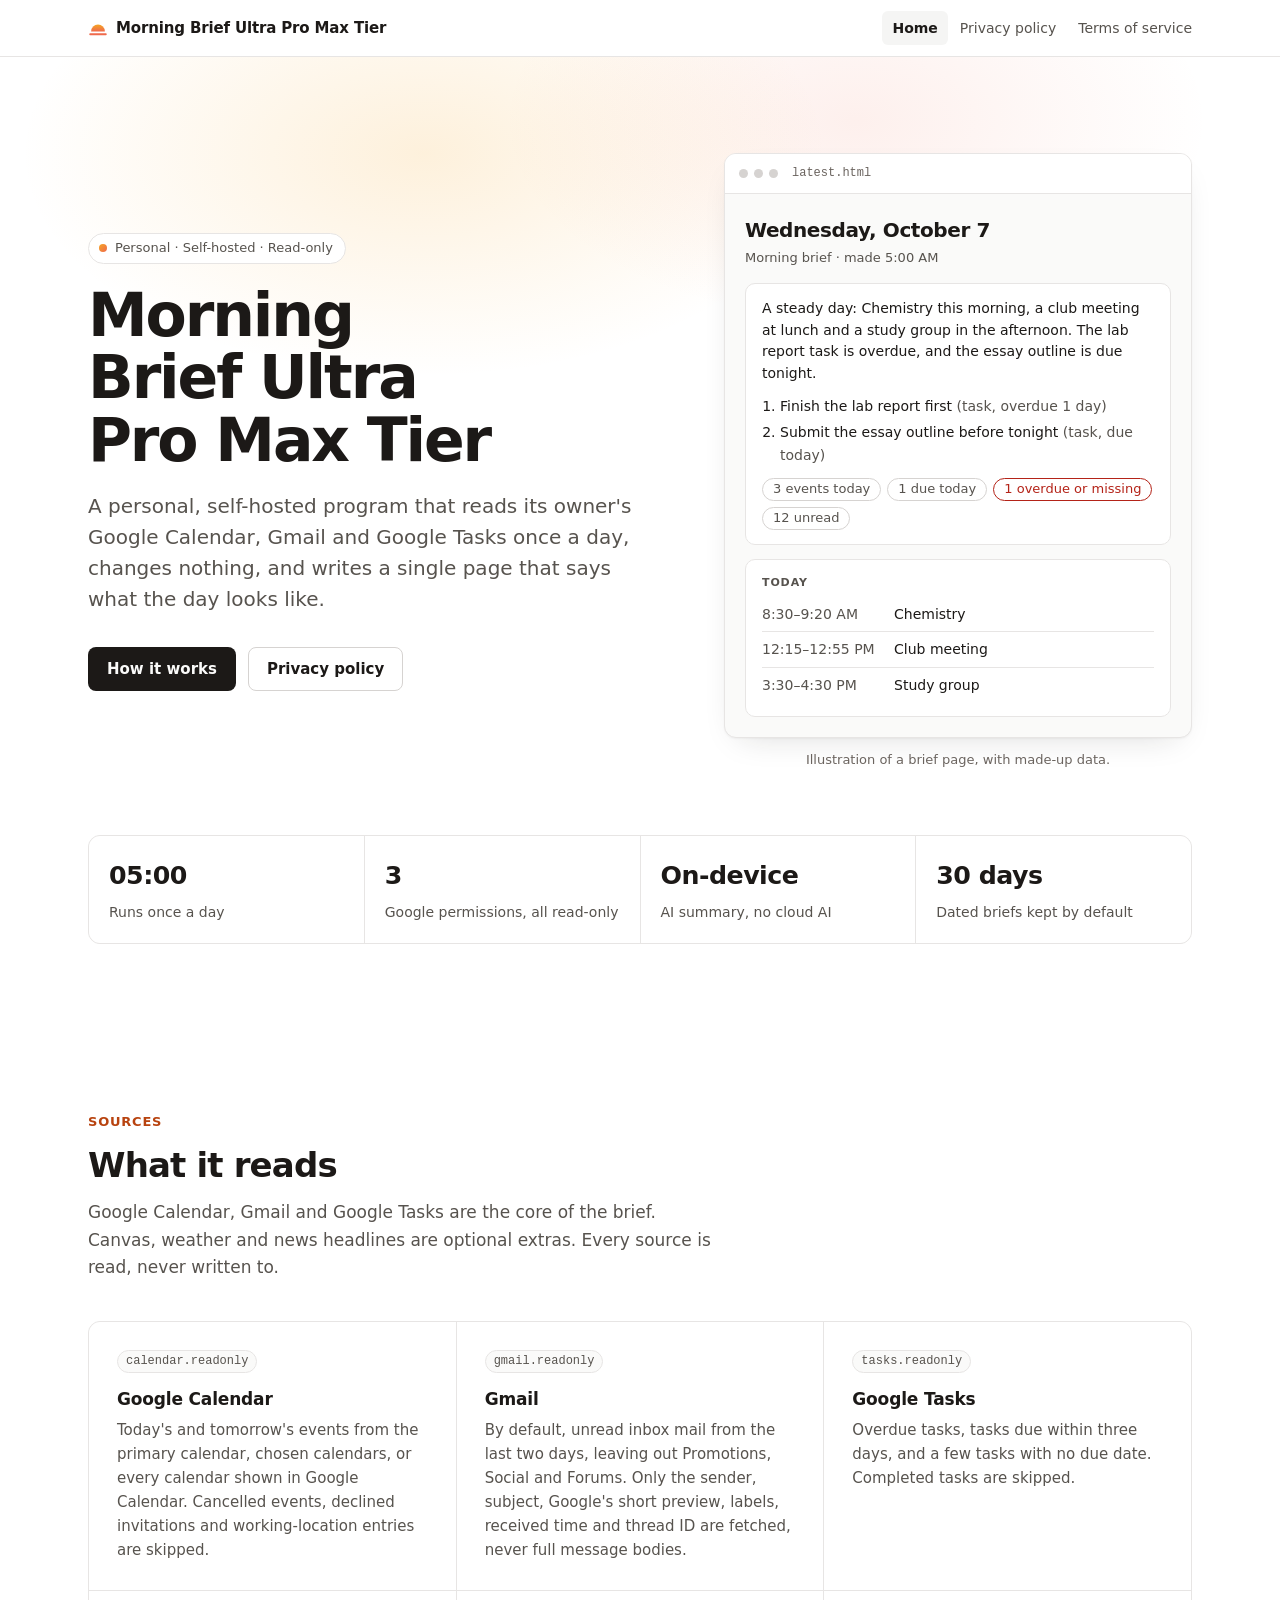
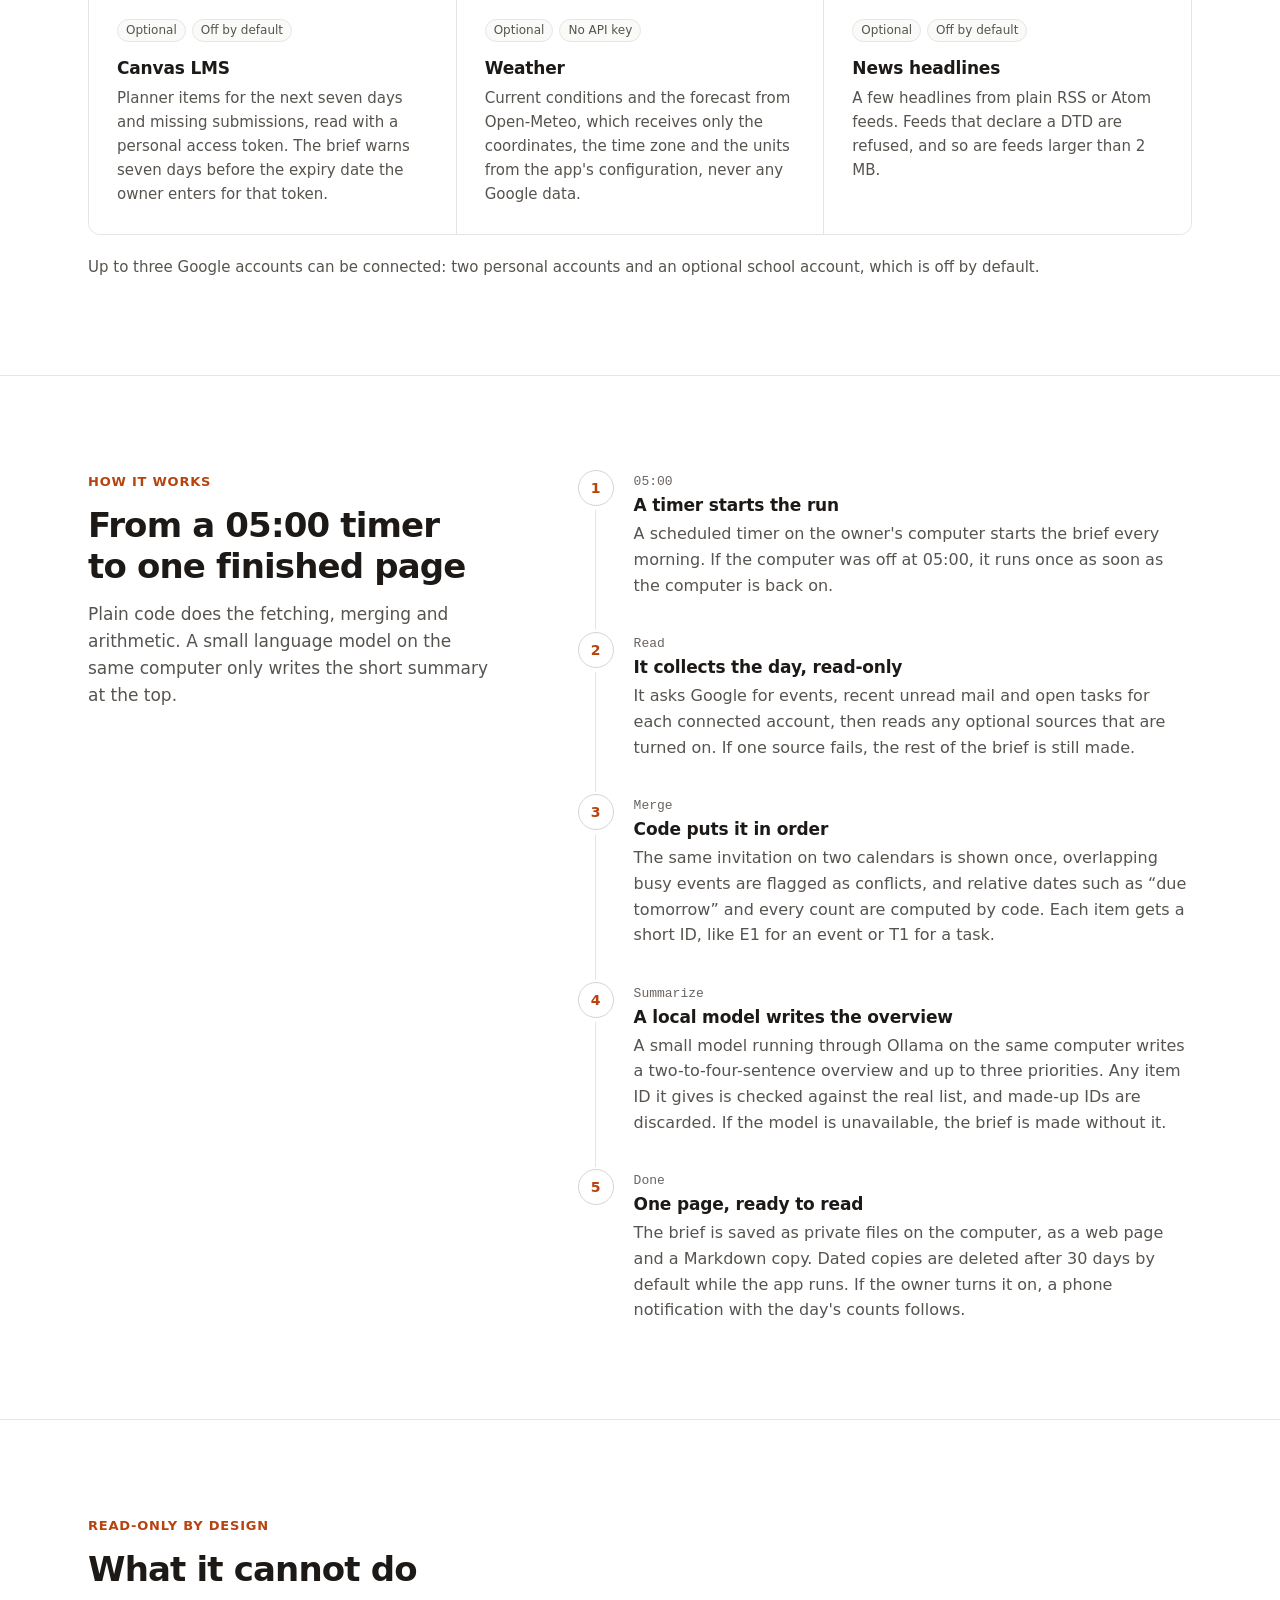
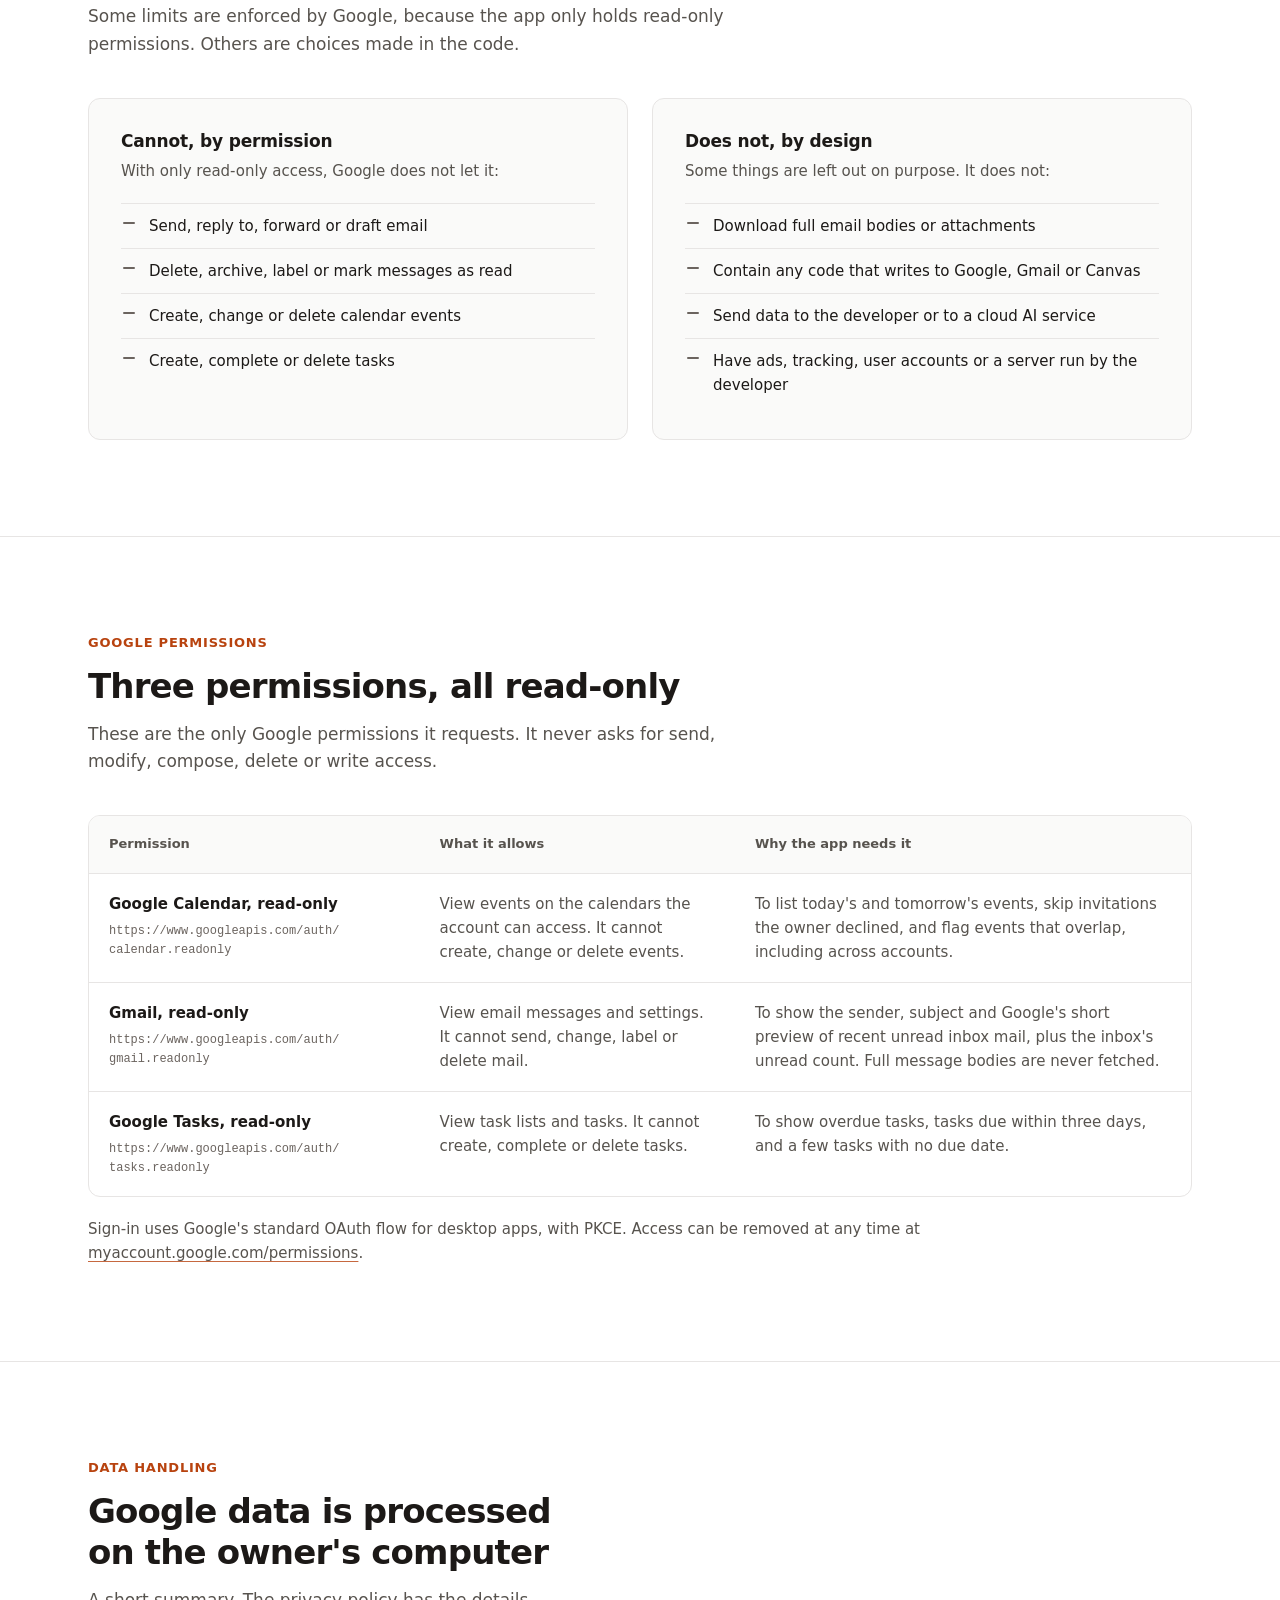
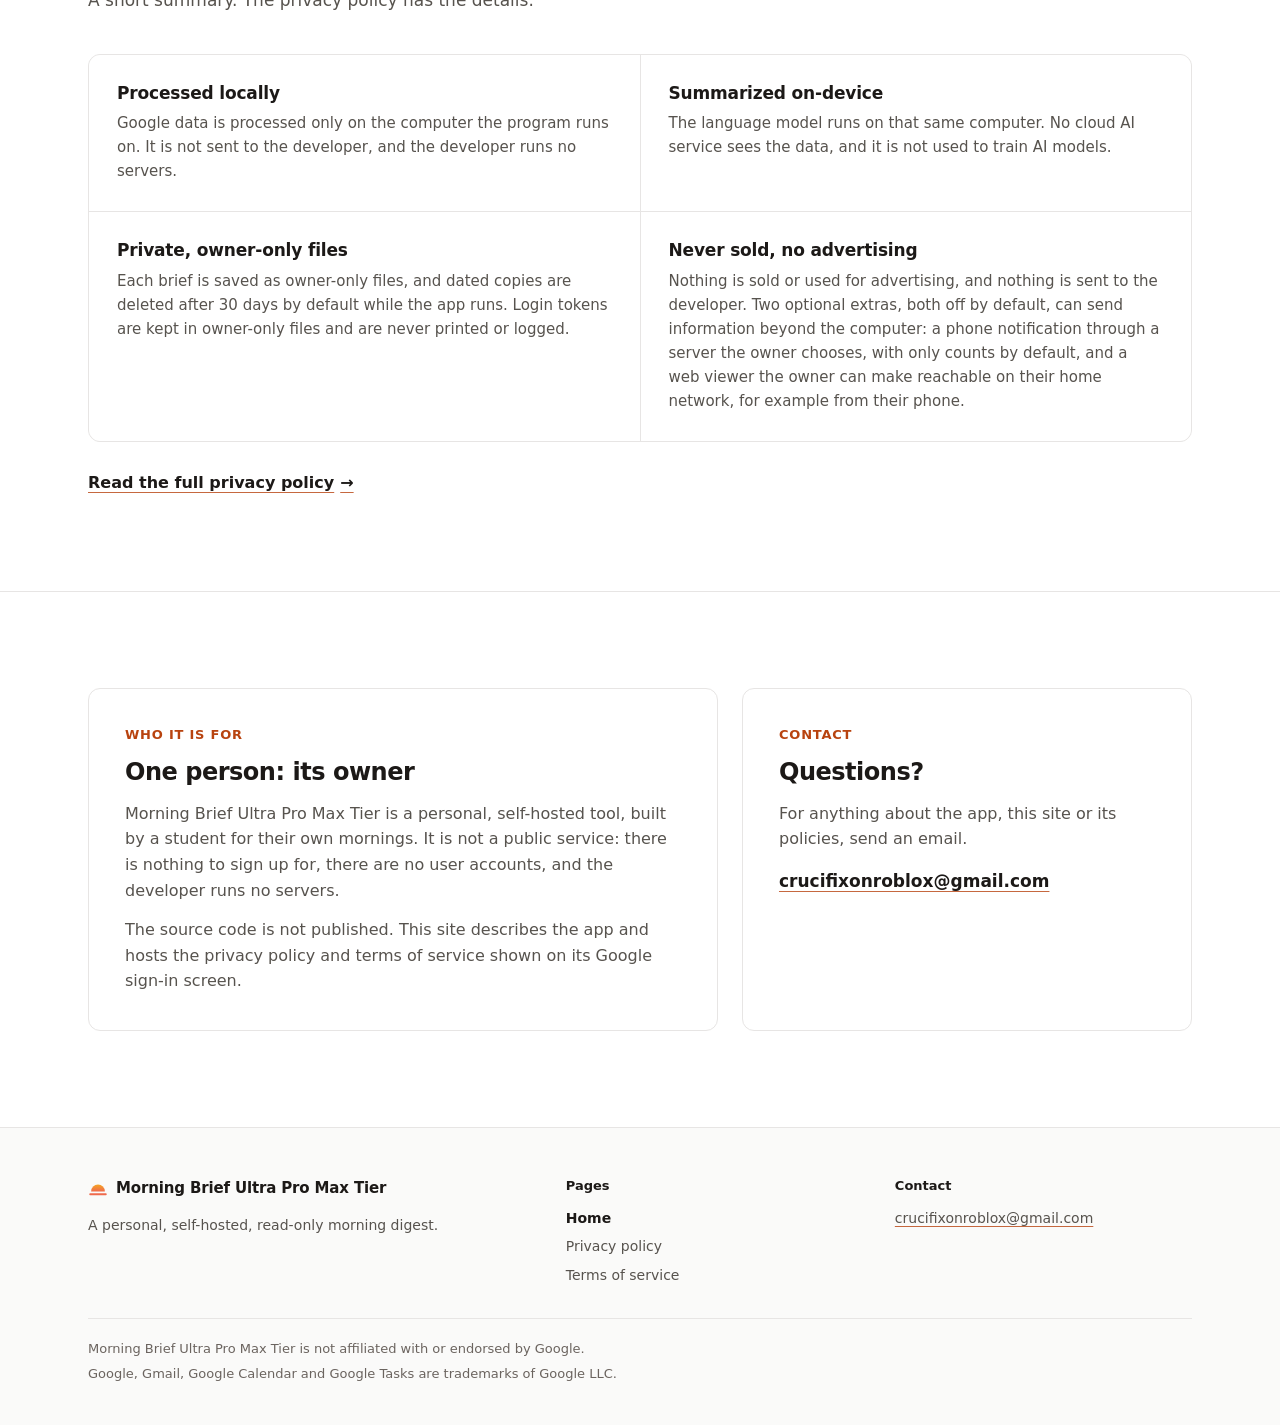
<file: index.html>
<!doctype html>
<html lang="en">
<head>
<meta charset="utf-8">
<meta name="viewport" content="width=device-width, initial-scale=1">
<title>Morning Brief Ultra Pro Max Tier</title>
<meta name="description" content="Morning Brief Ultra Pro Max Tier is a personal, self-hosted, read-only program that turns its owner's Google Calendar, Gmail and Google Tasks into one page each morning.">
<meta name="color-scheme" content="light dark">
<meta name="theme-color" content="#ffffff" media="(prefers-color-scheme: light)">
<meta name="theme-color" content="#0c0a09" media="(prefers-color-scheme: dark)">
<link rel="icon" href="assets/icon.svg" type="image/svg+xml">
<link rel="stylesheet" href="assets/site.css">
</head>
<body>
<a class="skip-link" href="#main">Skip to content</a>

<header class="site-header">
  <div class="container header-inner">
    <a class="brand" href="index.html"><img src="assets/icon.svg" alt="" width="20" height="20"><span>Morning Brief Ultra Pro Max Tier</span></a>
    <nav aria-label="Primary">
      <ul class="nav-list">
        <li><a href="index.html" aria-current="page">Home</a></li>
        <li><a href="privacy.html">Privacy policy</a></li>
        <li><a href="terms.html">Terms of service</a></li>
      </ul>
    </nav>
  </div>
</header>

<main id="main">

  <section class="hero" aria-labelledby="page-title">
    <div class="container">
      <div class="hero-grid">
        <div>
          <p class="pill"><span class="pill-dot" aria-hidden="true"></span>Personal · Self-hosted · Read-only</p>
          <h1 id="page-title">Morning Brief Ultra Pro Max Tier</h1>
          <p class="lede">A personal, self-hosted program that reads its owner's Google Calendar, Gmail and Google Tasks once a day, changes nothing, and writes a single page that says what the day looks like.</p>
          <div class="actions">
            <a class="btn btn-primary" href="#how">How it works</a>
            <a class="btn btn-secondary" href="privacy.html">Privacy policy</a>
          </div>
        </div>

        <figure class="preview">
          <div class="preview-window" aria-hidden="true">
            <div class="preview-bar"><span></span><span></span><span></span><span class="preview-file">latest.html</span></div>
            <div class="preview-body">
              <p class="preview-date">Wednesday, October 7</p>
              <p class="preview-sub">Morning brief · made 5:00 AM</p>
              <div class="preview-card">
                <p class="preview-glance">A steady day: Chemistry this morning, a club meeting at lunch and a study group in the afternoon. The lab report task is overdue, and the essay outline is due tonight.</p>
                <ol class="preview-prio">
                  <li>Finish the lab report first <span>(task, overdue 1 day)</span></li>
                  <li>Submit the essay outline before tonight <span>(task, due today)</span></li>
                </ol>
                <ul class="preview-chips">
                  <li>3 events today</li>
                  <li>1 due today</li>
                  <li class="is-bad">1 overdue or missing</li>
                  <li>12 unread</li>
                </ul>
              </div>
              <div class="preview-card">
                <p class="preview-label">Today</p>
                <ul class="preview-rows">
                  <li><span class="t">8:30–9:20 AM</span><span>Chemistry</span></li>
                  <li><span class="t">12:15–12:55 PM</span><span>Club meeting</span></li>
                  <li><span class="t">3:30–4:30 PM</span><span>Study group</span></li>
                </ul>
              </div>
            </div>
          </div>
          <figcaption>Illustration of a brief page, with made-up data.</figcaption>
        </figure>
      </div>

      <dl class="facts">
        <div><dt>Runs once a day</dt><dd>05:00</dd></div>
        <div><dt>Google permissions, all read-only</dt><dd>3</dd></div>
        <div><dt>AI summary, no cloud AI</dt><dd>On-device</dd></div>
        <div><dt>Dated briefs kept by default</dt><dd>30 days</dd></div>
      </dl>
    </div>
  </section>

  <section class="section" id="sources" aria-labelledby="sources-title">
    <div class="container">
      <div class="section-head">
        <p class="eyebrow">Sources</p>
        <h2 id="sources-title">What it reads</h2>
        <p>Google Calendar, Gmail and Google Tasks are the core of the brief. Canvas, weather and news headlines are optional extras. Every source is read, never written to.</p>
      </div>

      <ul class="cards cards-3">
        <li class="card">
          <p class="card-tag"><span class="tag tag-mono">calendar.readonly</span></p>
          <h3>Google Calendar</h3>
          <p>Today's and tomorrow's events from the primary calendar, chosen calendars, or every calendar shown in Google Calendar. Cancelled events, declined invitations and working-location entries are skipped.</p>
        </li>
        <li class="card">
          <p class="card-tag"><span class="tag tag-mono">gmail.readonly</span></p>
          <h3>Gmail</h3>
          <p>By default, unread inbox mail from the last two days, leaving out Promotions, Social and Forums. Only the sender, subject, Google's short preview, labels, received time and thread ID are fetched, never full message bodies.</p>
        </li>
        <li class="card">
          <p class="card-tag"><span class="tag tag-mono">tasks.readonly</span></p>
          <h3>Google Tasks</h3>
          <p>Overdue tasks, tasks due within three days, and a few tasks with no due date. Completed tasks are skipped.</p>
        </li>
        <li class="card">
          <p class="card-tag"><span class="tag">Optional</span><span class="tag">Off by default</span></p>
          <h3>Canvas LMS</h3>
          <p>Planner items for the next seven days and missing submissions, read with a personal access token. The brief warns seven days before the expiry date the owner enters for that token.</p>
        </li>
        <li class="card">
          <p class="card-tag"><span class="tag">Optional</span><span class="tag">No API key</span></p>
          <h3>Weather</h3>
          <p>Current conditions and the forecast from Open-Meteo, which receives only the coordinates, the time zone and the units from the app's configuration, never any Google data.</p>
        </li>
        <li class="card">
          <p class="card-tag"><span class="tag">Optional</span><span class="tag">Off by default</span></p>
          <h3>News headlines</h3>
          <p>A few headlines from plain RSS or Atom feeds. Feeds that declare a DTD are refused, and so are feeds larger than 2 MB.</p>
        </li>
      </ul>
      <p class="note">Up to three Google accounts can be connected: two personal accounts and an optional school account, which is off by default.</p>
    </div>
  </section>

  <section class="section" id="how" aria-labelledby="how-title">
    <div class="container split">
      <div class="split-head">
        <p class="eyebrow">How it works</p>
        <h2 id="how-title">From a 05:00 timer to one finished page</h2>
        <p>Plain code does the fetching, merging and arithmetic. A small language model on the same computer only writes the short summary at the top.</p>
      </div>

      <ol class="steps">
        <li class="step">
          <p class="step-meta">05:00</p>
          <h3>A timer starts the run</h3>
          <p>A scheduled timer on the owner's computer starts the brief every morning. If the computer was off at 05:00, it runs once as soon as the computer is back on.</p>
        </li>
        <li class="step">
          <p class="step-meta">Read</p>
          <h3>It collects the day, read-only</h3>
          <p>It asks Google for events, recent unread mail and open tasks for each connected account, then reads any optional sources that are turned on. If one source fails, the rest of the brief is still made.</p>
        </li>
        <li class="step">
          <p class="step-meta">Merge</p>
          <h3>Code puts it in order</h3>
          <p>The same invitation on two calendars is shown once, overlapping busy events are flagged as conflicts, and relative dates such as “due tomorrow” and every count are computed by code. Each item gets a short ID, like E1 for an event or T1 for a task.</p>
        </li>
        <li class="step">
          <p class="step-meta">Summarize</p>
          <h3>A local model writes the overview</h3>
          <p>A small model running through Ollama on the same computer writes a two-to-four-sentence overview and up to three priorities. Any item ID it gives is checked against the real list, and made-up IDs are discarded. If the model is unavailable, the brief is made without it.</p>
        </li>
        <li class="step">
          <p class="step-meta">Done</p>
          <h3>One page, ready to read</h3>
          <p>The brief is saved as private files on the computer, as a web page and a Markdown copy. Dated copies are deleted after 30 days by default while the app runs. If the owner turns it on, a phone notification with the day's counts follows.</p>
        </li>
      </ol>
    </div>
  </section>

  <section class="section" id="read-only" aria-labelledby="read-only-title">
    <div class="container">
      <div class="section-head">
        <p class="eyebrow">Read-only by design</p>
        <h2 id="read-only-title">What it cannot do</h2>
        <p>Some limits are enforced by Google, because the app only holds read-only permissions. Others are choices made in the code.</p>
      </div>

      <div class="limits">
        <div class="limit">
          <h3>Cannot, by permission</h3>
          <p>With only read-only access, Google does not let it:</p>
          <ul>
            <li>Send, reply to, forward or draft email</li>
            <li>Delete, archive, label or mark messages as read</li>
            <li>Create, change or delete calendar events</li>
            <li>Create, complete or delete tasks</li>
          </ul>
        </div>
        <div class="limit">
          <h3>Does not, by design</h3>
          <p>Some things are left out on purpose. It does not:</p>
          <ul>
            <li>Download full email bodies or attachments</li>
            <li>Contain any code that writes to Google, Gmail or Canvas</li>
            <li>Send data to the developer or to a cloud AI service</li>
            <li>Have ads, tracking, user accounts or a server run by the developer</li>
          </ul>
        </div>
      </div>
    </div>
  </section>

  <section class="section" id="permissions" aria-labelledby="permissions-title">
    <div class="container">
      <div class="section-head">
        <p class="eyebrow">Google permissions</p>
        <h2 id="permissions-title">Three permissions, all read-only</h2>
        <p>These are the only Google permissions it requests. It never asks for send, modify, compose, delete or write access.</p>
      </div>

      <div class="table-wrap">
        <table class="perm-table" role="table">
          <caption class="visually-hidden">Google permissions requested by Morning Brief Ultra Pro Max Tier</caption>
          <thead role="rowgroup">
            <tr role="row">
              <th scope="col" role="columnheader">Permission</th>
              <th scope="col" role="columnheader">What it allows</th>
              <th scope="col" role="columnheader">Why the app needs it</th>
            </tr>
          </thead>
          <tbody role="rowgroup">
            <tr role="row">
              <th scope="row" role="rowheader">Google Calendar, read-only <span class="scope-url">https://www.googleapis.com/auth/<wbr>calendar.readonly</span></th>
              <td role="cell" data-label="What it allows">View events on the calendars the account can access. It cannot create, change or delete events.</td>
              <td role="cell" data-label="Why the app needs it">To list today's and tomorrow's events, skip invitations the owner declined, and flag events that overlap, including across accounts.</td>
            </tr>
            <tr role="row">
              <th scope="row" role="rowheader">Gmail, read-only <span class="scope-url">https://www.googleapis.com/auth/<wbr>gmail.readonly</span></th>
              <td role="cell" data-label="What it allows">View email messages and settings. It cannot send, change, label or delete mail.</td>
              <td role="cell" data-label="Why the app needs it">To show the sender, subject and Google's short preview of recent unread inbox mail, plus the inbox's unread count. Full message bodies are never fetched.</td>
            </tr>
            <tr role="row">
              <th scope="row" role="rowheader">Google Tasks, read-only <span class="scope-url">https://www.googleapis.com/auth/<wbr>tasks.readonly</span></th>
              <td role="cell" data-label="What it allows">View task lists and tasks. It cannot create, complete or delete tasks.</td>
              <td role="cell" data-label="Why the app needs it">To show overdue tasks, tasks due within three days, and a few tasks with no due date.</td>
            </tr>
          </tbody>
        </table>
      </div>
      <p class="note">Sign-in uses Google's standard OAuth flow for desktop apps, with PKCE. Access can be removed at any time at <a href="https://myaccount.google.com/permissions">myaccount.google.com/permissions</a>.</p>
    </div>
  </section>

  <section class="section" id="data" aria-labelledby="data-title">
    <div class="container">
      <div class="section-head">
        <p class="eyebrow">Data handling</p>
        <h2 id="data-title">Google data is processed on the owner's computer</h2>
        <p>A short summary. The privacy policy has the details.</p>
      </div>

      <ul class="cards cards-2">
        <li class="card">
          <h3>Processed locally</h3>
          <p>Google data is processed only on the computer the program runs on. It is not sent to the developer, and the developer runs no servers.</p>
        </li>
        <li class="card">
          <h3>Summarized on-device</h3>
          <p>The language model runs on that same computer. No cloud AI service sees the data, and it is not used to train AI models.</p>
        </li>
        <li class="card">
          <h3>Private, owner-only files</h3>
          <p>Each brief is saved as owner-only files, and dated copies are deleted after 30 days by default while the app runs. Login tokens are kept in owner-only files and are never printed or logged.</p>
        </li>
        <li class="card">
          <h3>Never sold, no advertising</h3>
          <p>Nothing is sold or used for advertising, and nothing is sent to the developer. Two optional extras, both off by default, can send information beyond the computer: a phone notification through a server the owner chooses, with only counts by default, and a web viewer the owner can make reachable on their home network, for example from their phone.</p>
        </li>
      </ul>
      <a class="more-link" href="privacy.html">Read the full privacy policy <span aria-hidden="true">→</span></a>
    </div>
  </section>

  <section class="section" id="about" aria-label="Who it is for and contact">
    <div class="container duo">
      <div class="panel">
        <p class="eyebrow">Who it is for</p>
        <h2>One person: its owner</h2>
        <p>Morning Brief Ultra Pro Max Tier is a personal, self-hosted tool, built by a student for their own mornings. It is not a public service: there is nothing to sign up for, there are no user accounts, and the developer runs no servers.</p>
        <p>The source code is not published. This site describes the app and hosts the privacy policy and terms of service shown on its Google sign-in screen.</p>
      </div>
      <div class="panel">
        <p class="eyebrow">Contact</p>
        <h2>Questions?</h2>
        <p>For anything about the app, this site or its policies, send an email.</p>
        <a class="email" href="mailto:crucifixonroblox@gmail.com">crucifixonroblox@gmail.com</a>
      </div>
    </div>
  </section>

</main>

<footer class="site-footer">
  <div class="container footer-grid">
    <div>
      <a class="brand" href="index.html"><img src="assets/icon.svg" alt="" width="20" height="20"><span>Morning Brief Ultra Pro Max Tier</span></a>
      <p class="footer-tagline">A personal, self-hosted, read-only morning digest.</p>
    </div>
    <nav class="footer-nav-col" aria-label="Footer">
      <p class="footer-heading">Pages</p>
      <ul class="footer-links">
        <li><a href="index.html" aria-current="page">Home</a></li>
        <li><a href="privacy.html">Privacy policy</a></li>
        <li><a href="terms.html">Terms of service</a></li>
      </ul>
    </nav>
    <div class="footer-contact">
      <p class="footer-heading">Contact</p>
      <p><a href="mailto:crucifixonroblox@gmail.com">crucifixonroblox@gmail.com</a></p>
    </div>
  </div>
  <div class="container footer-legal">
    <div class="footer-legal-inner">
      <p>Morning Brief Ultra Pro Max Tier is not affiliated with or endorsed by Google.</p>
      <p>Google, Gmail, Google Calendar and Google Tasks are trademarks of Google LLC.</p>
    </div>
  </div>
</footer>
</body>
</html>
</file>
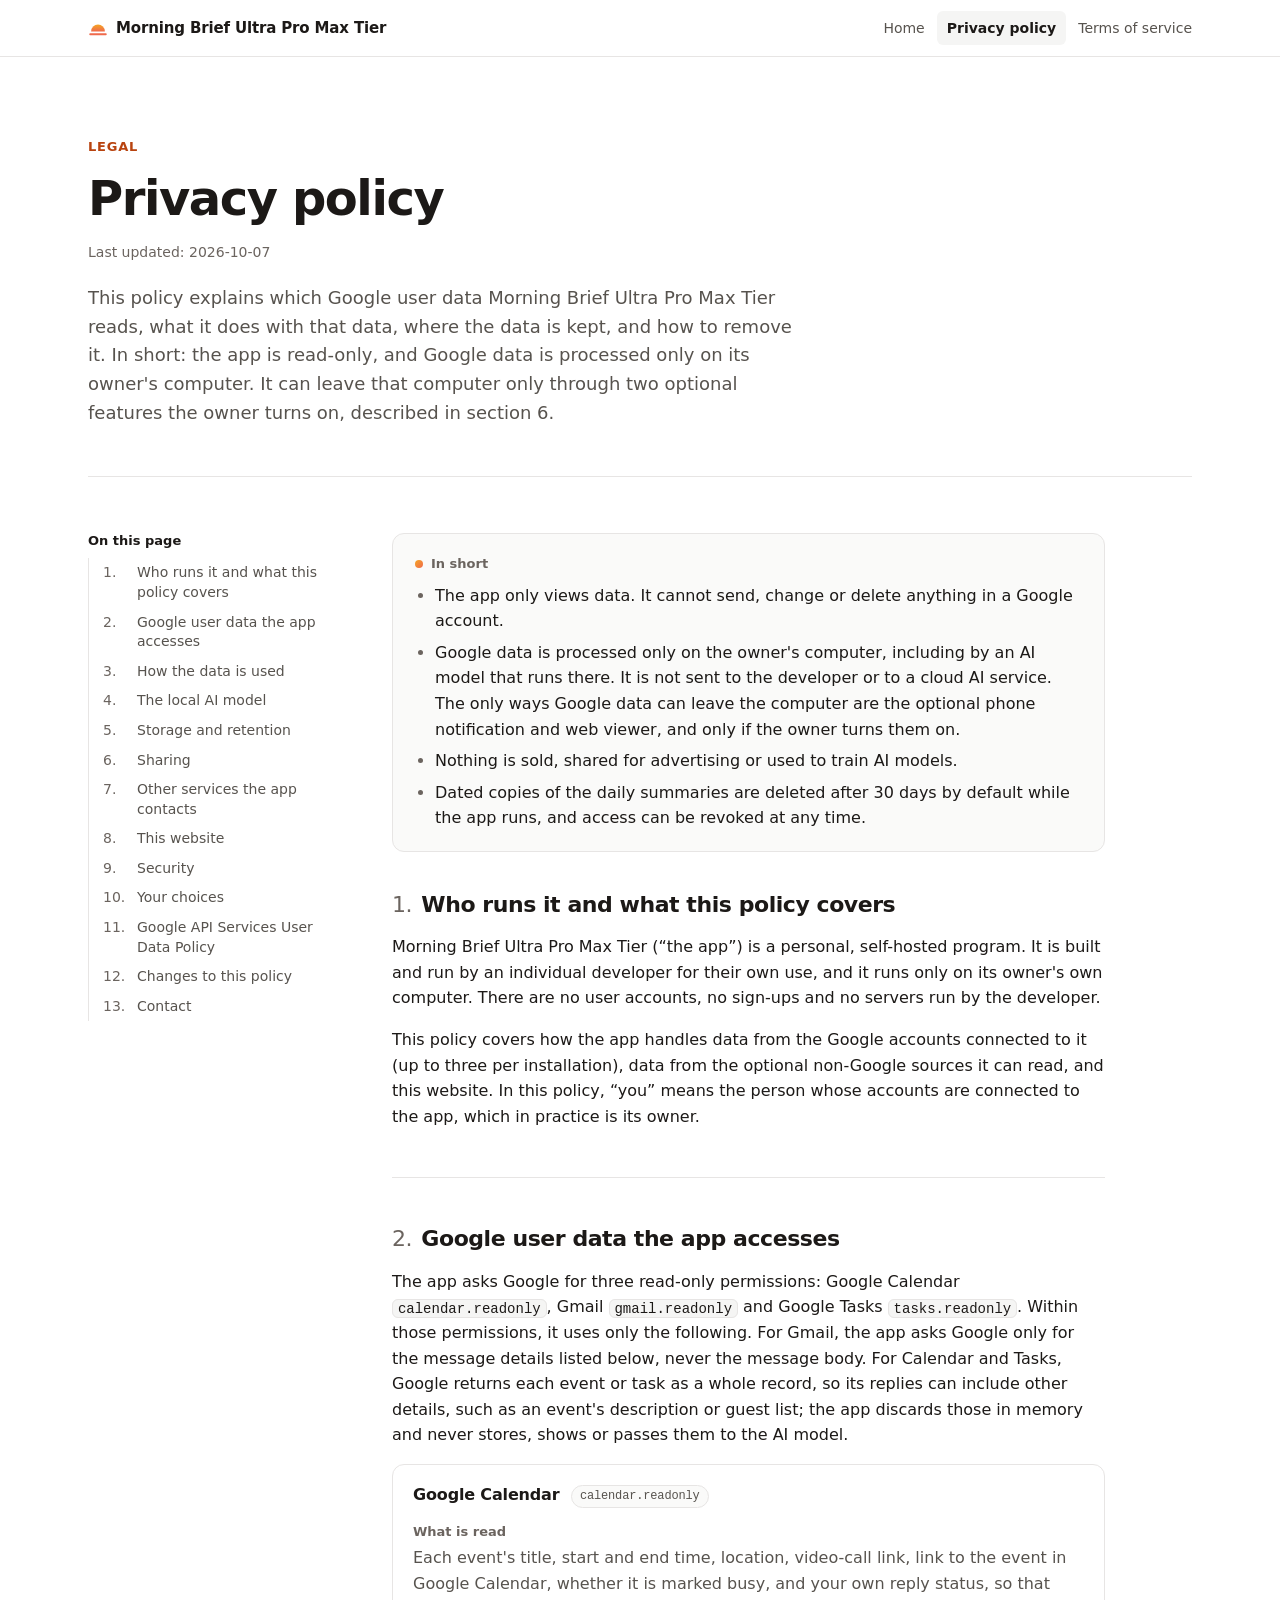
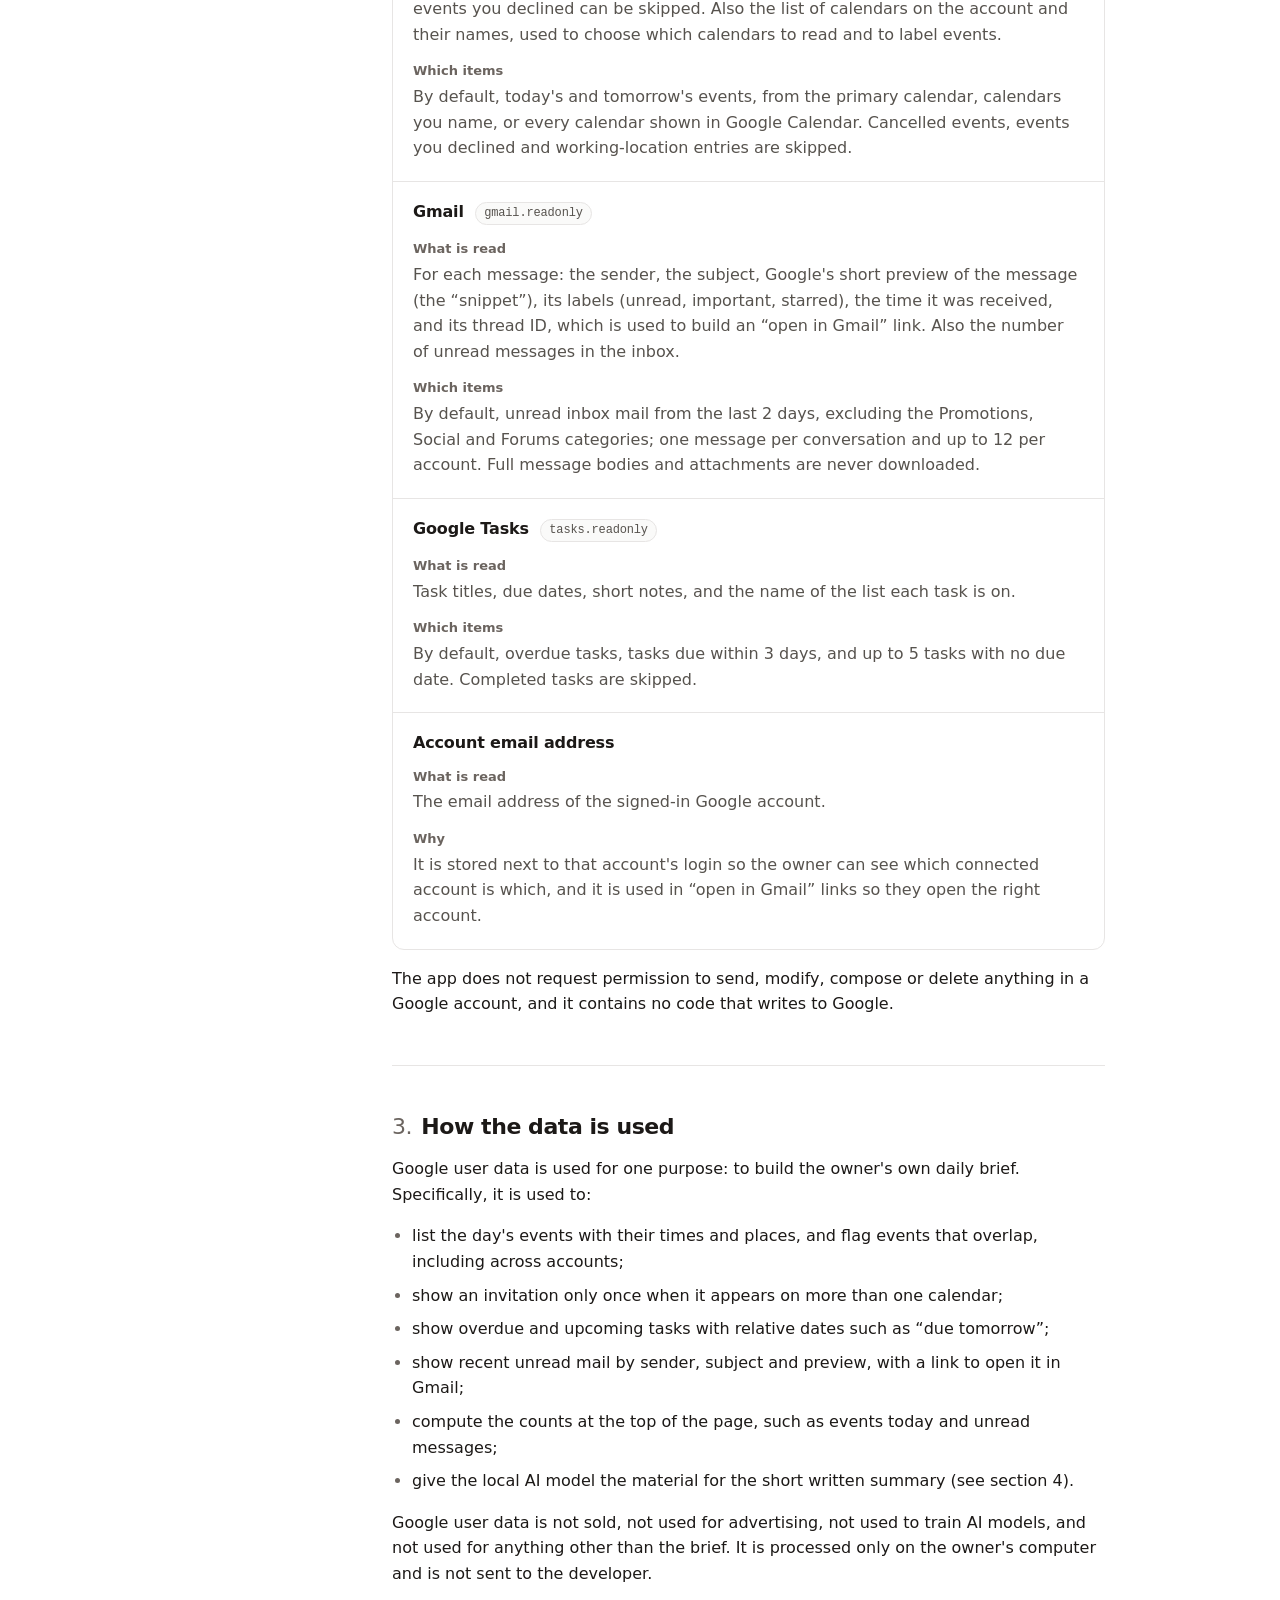
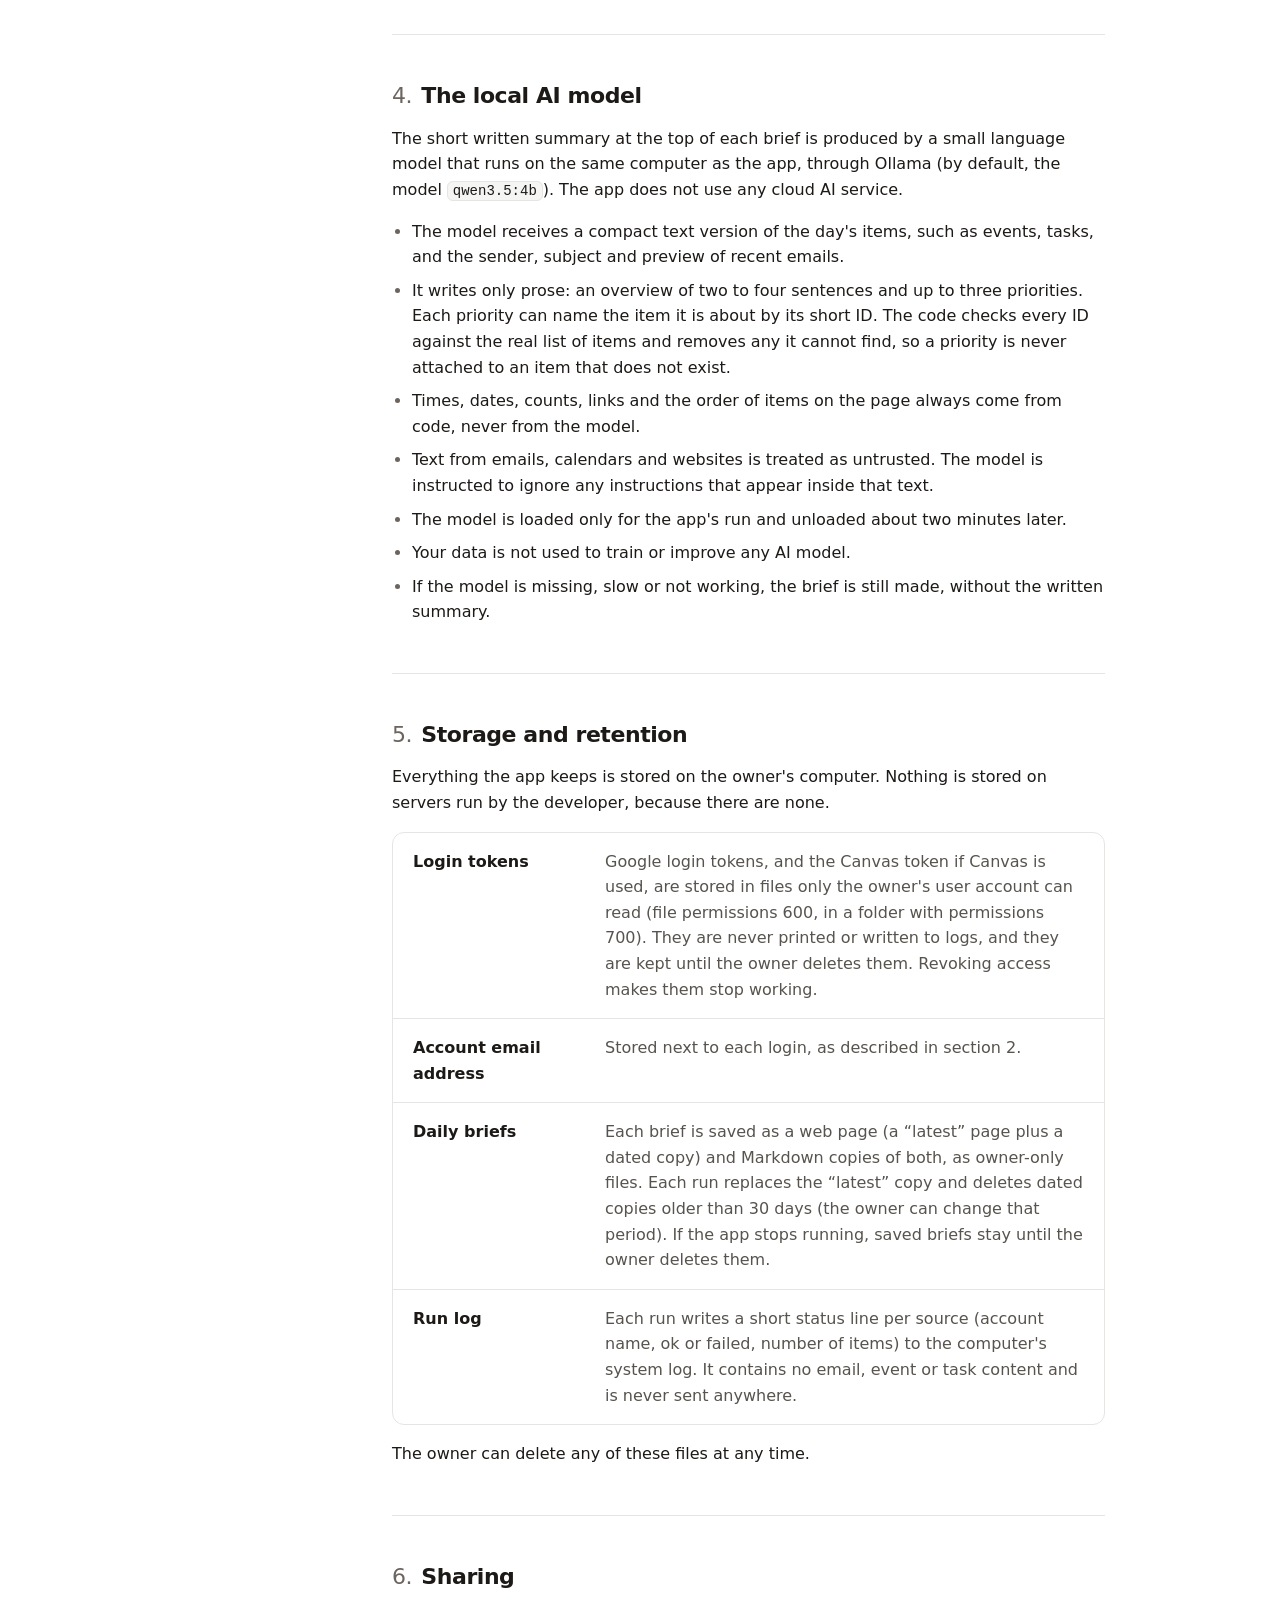
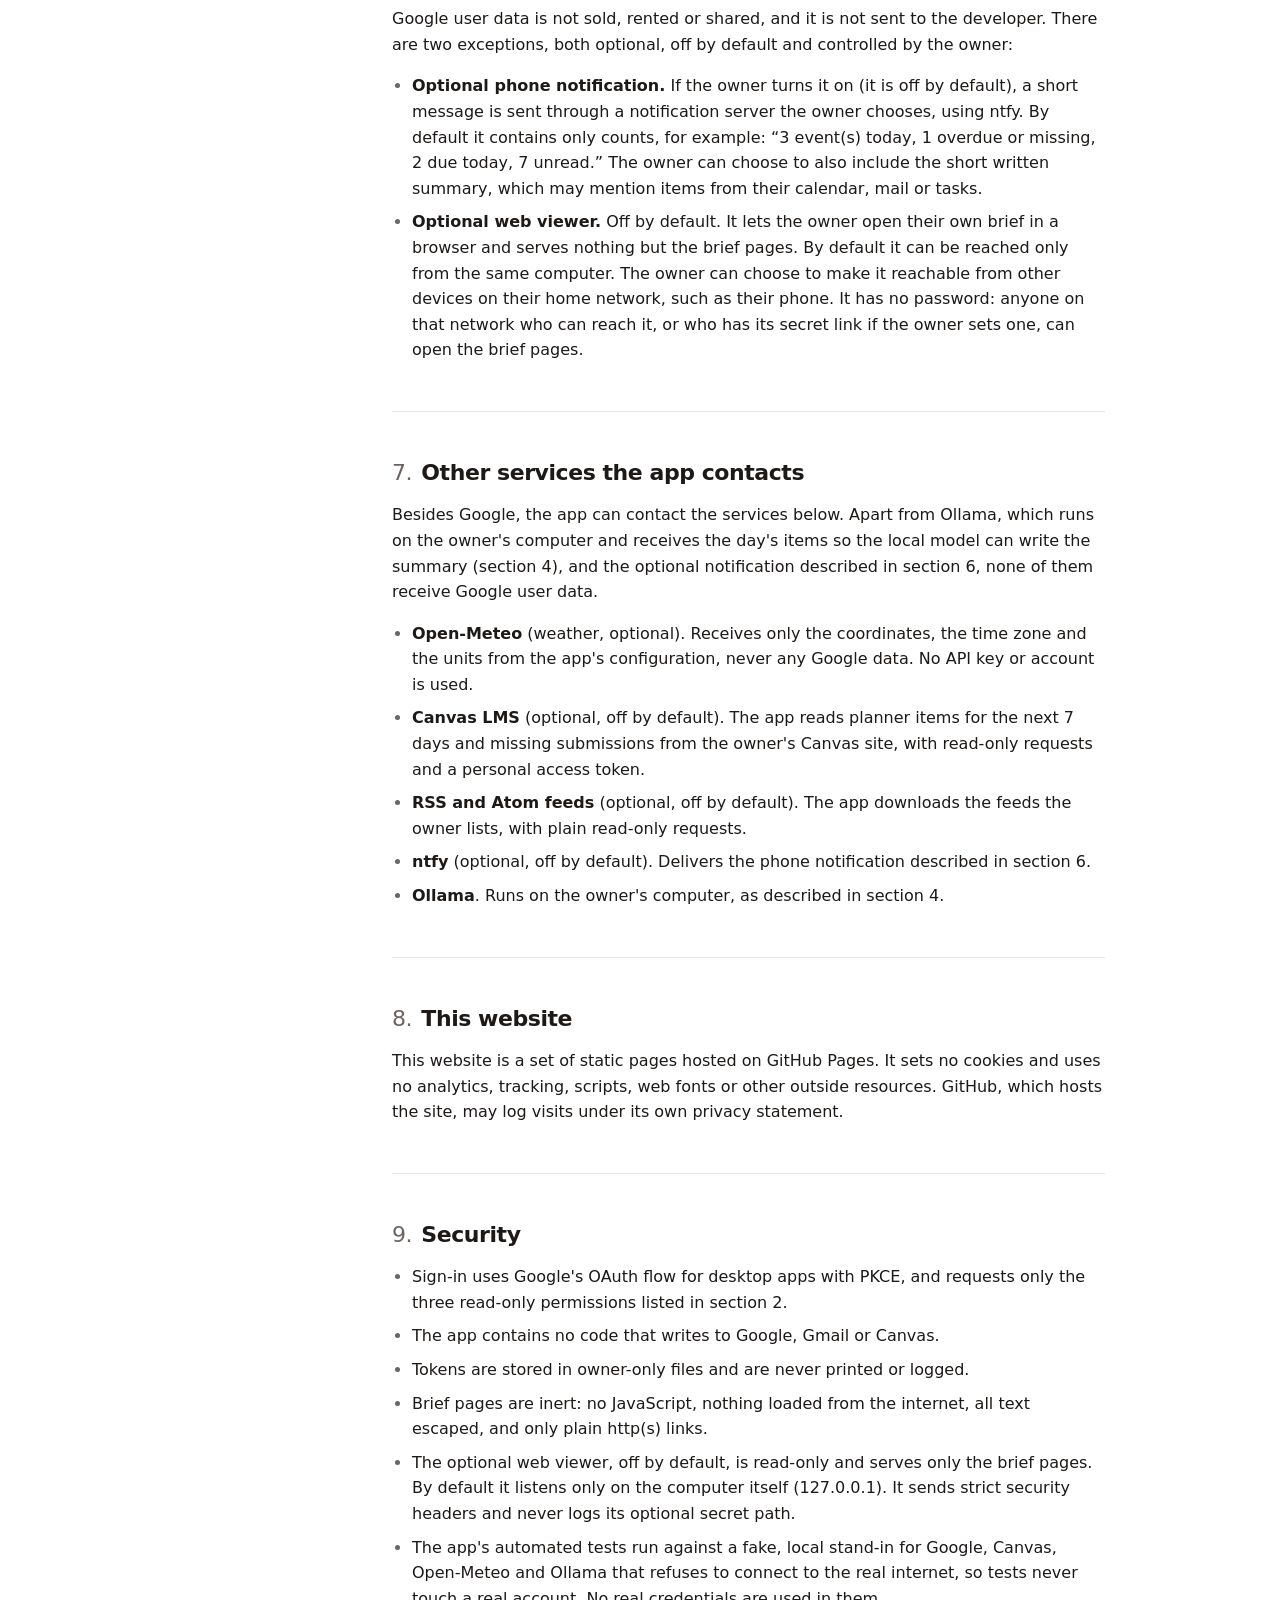
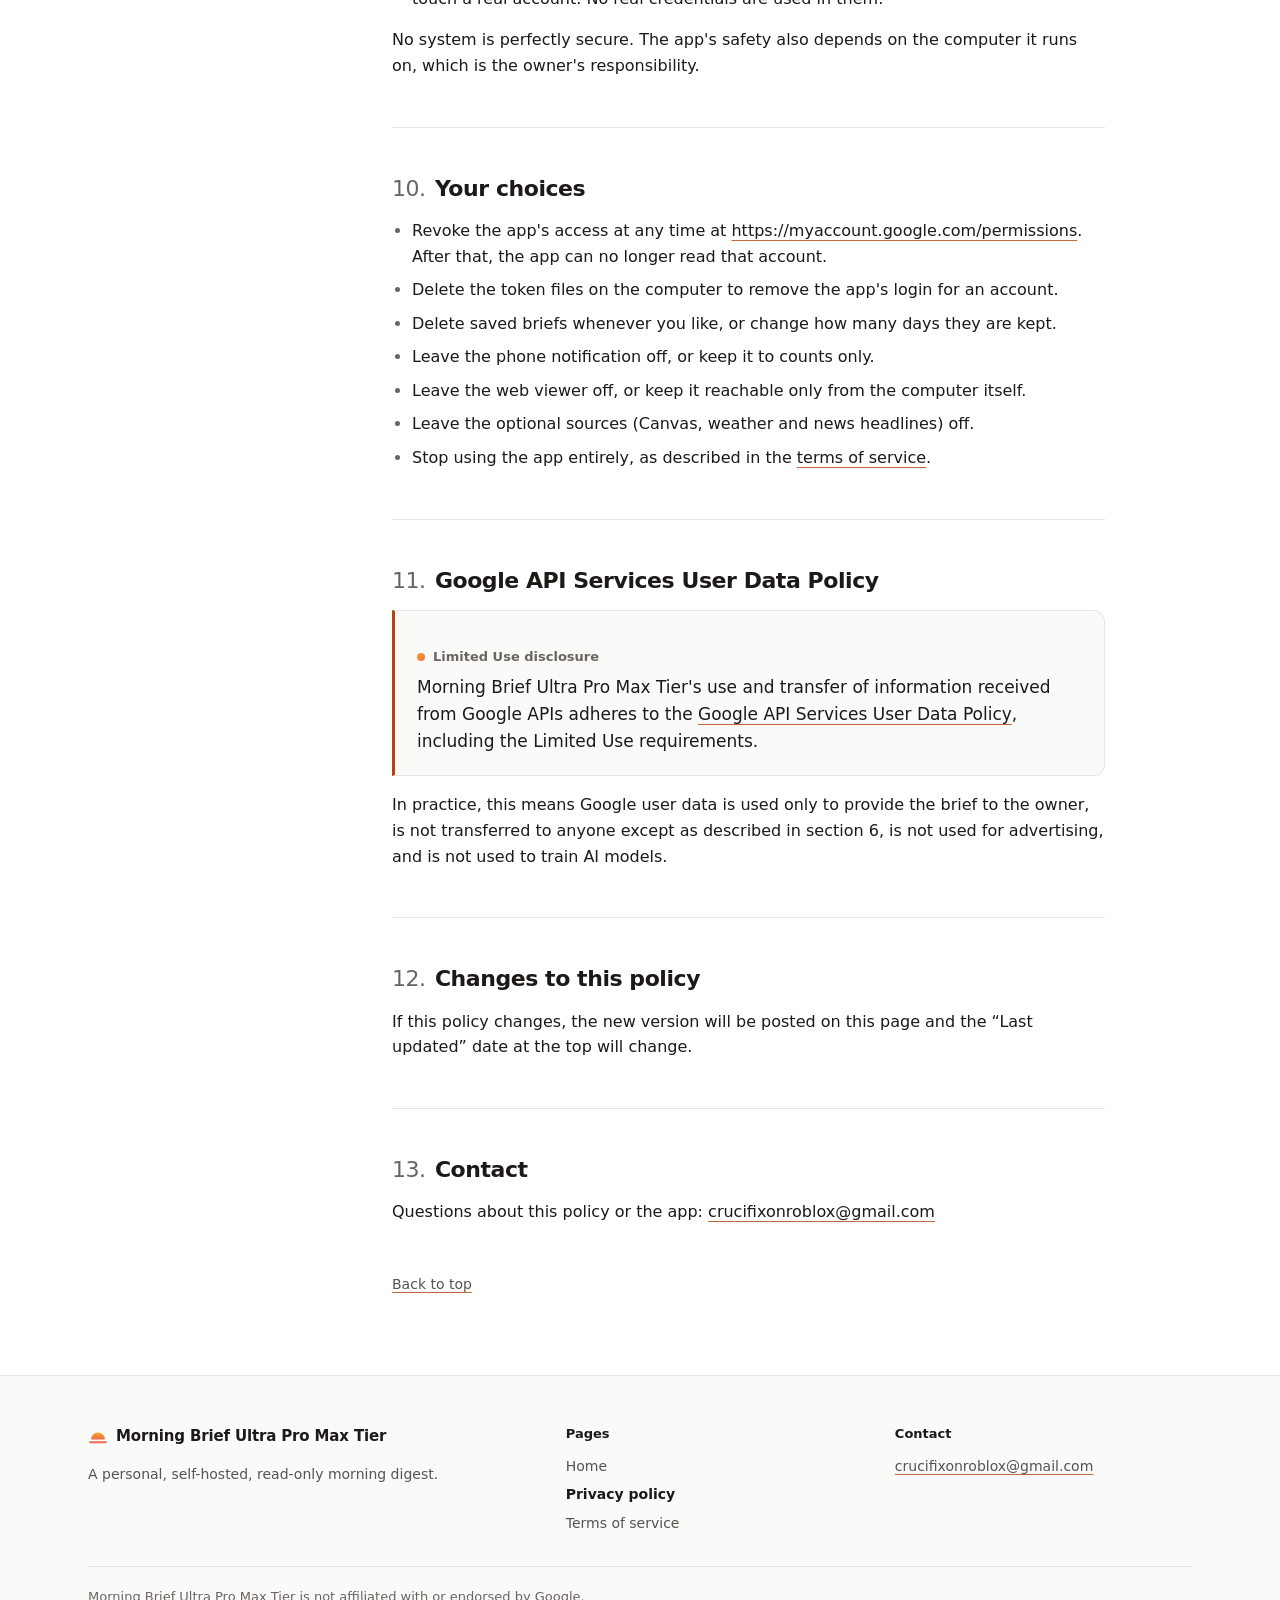
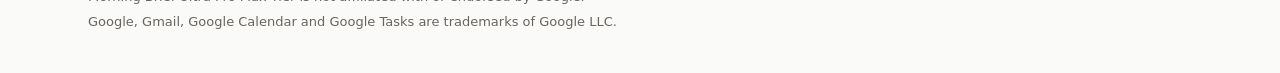
<file: privacy.html>
<!doctype html>
<html lang="en">
<head>
<meta charset="utf-8">
<meta name="viewport" content="width=device-width, initial-scale=1">
<title>Privacy policy · Morning Brief Ultra Pro Max Tier</title>
<meta name="description" content="How Morning Brief Ultra Pro Max Tier accesses, uses, stores and protects Google user data. It is read-only, runs on its owner's computer, and shares nothing with the developer.">
<meta name="color-scheme" content="light dark">
<meta name="theme-color" content="#ffffff" media="(prefers-color-scheme: light)">
<meta name="theme-color" content="#0c0a09" media="(prefers-color-scheme: dark)">
<link rel="icon" href="assets/icon.svg" type="image/svg+xml">
<link rel="stylesheet" href="assets/site.css">
</head>
<body>
<a class="skip-link" href="#main">Skip to content</a>

<header class="site-header">
  <div class="container header-inner">
    <a class="brand" href="index.html"><img src="assets/icon.svg" alt="" width="20" height="20"><span>Morning Brief Ultra Pro Max Tier</span></a>
    <nav aria-label="Primary">
      <ul class="nav-list">
        <li><a href="index.html">Home</a></li>
        <li><a href="privacy.html" aria-current="page">Privacy policy</a></li>
        <li><a href="terms.html">Terms of service</a></li>
      </ul>
    </nav>
  </div>
</header>

<main id="main">
  <div class="container">
    <header class="doc-header">
      <p class="eyebrow">Legal</p>
      <h1>Privacy policy</h1>
      <p class="doc-meta">Last updated: <time datetime="2026-10-07">2026-10-07</time></p>
      <p class="doc-lede">This policy explains which Google user data Morning Brief Ultra Pro Max Tier reads, what it does with that data, where the data is kept, and how to remove it. In short: the app is read-only, and Google data is processed only on its owner's computer. It can leave that computer only through two optional features the owner turns on, described in section 6.</p>
    </header>

    <div class="doc-layout">
      <nav class="toc" aria-labelledby="toc-title">
        <h2 class="toc-title" id="toc-title">On this page</h2>
        <ol>
          <li><a href="#who-runs-it">Who runs it and what this policy covers</a></li>
          <li><a href="#data-accessed">Google user data the app accesses</a></li>
          <li><a href="#how-used">How the data is used</a></li>
          <li><a href="#local-ai">The local AI model</a></li>
          <li><a href="#storage">Storage and retention</a></li>
          <li><a href="#sharing">Sharing</a></li>
          <li><a href="#other-services">Other services the app contacts</a></li>
          <li><a href="#website">This website</a></li>
          <li><a href="#security">Security</a></li>
          <li><a href="#choices">Your choices</a></li>
          <li><a href="#limited-use">Google API Services User Data Policy</a></li>
          <li><a href="#changes">Changes to this policy</a></li>
          <li><a href="#contact">Contact</a></li>
        </ol>
      </nav>

      <article class="prose">
        <section class="summary" aria-labelledby="summary-heading">
          <h2 id="summary-heading">In short</h2>
          <ul>
            <li>The app only views data. It cannot send, change or delete anything in a Google account.</li>
            <li>Google data is processed only on the owner's computer, including by an AI model that runs there. It is not sent to the developer or to a cloud AI service. The only ways Google data can leave the computer are the optional phone notification and web viewer, and only if the owner turns them on.</li>
            <li>Nothing is sold, shared for advertising or used to train AI models.</li>
            <li>Dated copies of the daily summaries are deleted after 30 days by default while the app runs, and access can be revoked at any time.</li>
          </ul>
        </section>

        <section id="who-runs-it" aria-labelledby="who-runs-it-title">
          <h2 id="who-runs-it-title"><span class="num">1.</span> Who runs it and what this policy covers</h2>
          <p>Morning Brief Ultra Pro Max Tier (“the app”) is a personal, self-hosted program. It is built and run by an individual developer for their own use, and it runs only on its owner's own computer. There are no user accounts, no sign-ups and no servers run by the developer.</p>
          <p>This policy covers how the app handles data from the Google accounts connected to it (up to three per installation), data from the optional non-Google sources it can read, and this website. In this policy, “you” means the person whose accounts are connected to the app, which in practice is its owner.</p>
        </section>

        <section id="data-accessed" aria-labelledby="data-accessed-title">
          <h2 id="data-accessed-title"><span class="num">2.</span> Google user data the app accesses</h2>
          <p>The app asks Google for three read-only permissions: Google Calendar <code>calendar.readonly</code>, Gmail <code>gmail.readonly</code> and Google Tasks <code>tasks.readonly</code>. Within those permissions, it uses only the following. For Gmail, the app asks Google only for the message details listed below, never the message body. For Calendar and Tasks, Google returns each event or task as a whole record, so its replies can include other details, such as an event's description or guest list; the app discards those in memory and never stores, shows or passes them to the AI model.</p>

          <div class="data-list">
            <div class="data-item">
              <h3>Google Calendar <span class="tag tag-mono">calendar.readonly</span></h3>
              <dl>
                <dt>What is read</dt>
                <dd>Each event's title, start and end time, location, video-call link, link to the event in Google Calendar, whether it is marked busy, and your own reply status, so that events you declined can be skipped. Also the list of calendars on the account and their names, used to choose which calendars to read and to label events.</dd>
                <dt>Which items</dt>
                <dd>By default, today's and tomorrow's events, from the primary calendar, calendars you name, or every calendar shown in Google Calendar. Cancelled events, events you declined and working-location entries are skipped.</dd>
              </dl>
            </div>
            <div class="data-item">
              <h3>Gmail <span class="tag tag-mono">gmail.readonly</span></h3>
              <dl>
                <dt>What is read</dt>
                <dd>For each message: the sender, the subject, Google's short preview of the message (the “snippet”), its labels (unread, important, starred), the time it was received, and its thread ID, which is used to build an “open in Gmail” link. Also the number of unread messages in the inbox.</dd>
                <dt>Which items</dt>
                <dd>By default, unread inbox mail from the last 2 days, excluding the Promotions, Social and Forums categories; one message per conversation and up to 12 per account. Full message bodies and attachments are never downloaded.</dd>
              </dl>
            </div>
            <div class="data-item">
              <h3>Google Tasks <span class="tag tag-mono">tasks.readonly</span></h3>
              <dl>
                <dt>What is read</dt>
                <dd>Task titles, due dates, short notes, and the name of the list each task is on.</dd>
                <dt>Which items</dt>
                <dd>By default, overdue tasks, tasks due within 3 days, and up to 5 tasks with no due date. Completed tasks are skipped.</dd>
              </dl>
            </div>
            <div class="data-item">
              <h3>Account email address</h3>
              <dl>
                <dt>What is read</dt>
                <dd>The email address of the signed-in Google account.</dd>
                <dt>Why</dt>
                <dd>It is stored next to that account's login so the owner can see which connected account is which, and it is used in “open in Gmail” links so they open the right account.</dd>
              </dl>
            </div>
          </div>

          <p>The app does not request permission to send, modify, compose or delete anything in a Google account, and it contains no code that writes to Google.</p>
        </section>

        <section id="how-used" aria-labelledby="how-used-title">
          <h2 id="how-used-title"><span class="num">3.</span> How the data is used</h2>
          <p>Google user data is used for one purpose: to build the owner's own daily brief. Specifically, it is used to:</p>
          <ul>
            <li>list the day's events with their times and places, and flag events that overlap, including across accounts;</li>
            <li>show an invitation only once when it appears on more than one calendar;</li>
            <li>show overdue and upcoming tasks with relative dates such as “due tomorrow”;</li>
            <li>show recent unread mail by sender, subject and preview, with a link to open it in Gmail;</li>
            <li>compute the counts at the top of the page, such as events today and unread messages;</li>
            <li>give the local AI model the material for the short written summary (see section 4).</li>
          </ul>
          <p>Google user data is not sold, not used for advertising, not used to train AI models, and not used for anything other than the brief. It is processed only on the owner's computer and is not sent to the developer.</p>
        </section>

        <section id="local-ai" aria-labelledby="local-ai-title">
          <h2 id="local-ai-title"><span class="num">4.</span> The local AI model</h2>
          <p>The short written summary at the top of each brief is produced by a small language model that runs on the same computer as the app, through Ollama (by default, the model <code>qwen3.5:4b</code>). The app does not use any cloud AI service.</p>
          <ul>
            <li>The model receives a compact text version of the day's items, such as events, tasks, and the sender, subject and preview of recent emails.</li>
            <li>It writes only prose: an overview of two to four sentences and up to three priorities. Each priority can name the item it is about by its short ID. The code checks every ID against the real list of items and removes any it cannot find, so a priority is never attached to an item that does not exist.</li>
            <li>Times, dates, counts, links and the order of items on the page always come from code, never from the model.</li>
            <li>Text from emails, calendars and websites is treated as untrusted. The model is instructed to ignore any instructions that appear inside that text.</li>
            <li>The model is loaded only for the app's run and unloaded about two minutes later.</li>
            <li>Your data is not used to train or improve any AI model.</li>
            <li>If the model is missing, slow or not working, the brief is still made, without the written summary.</li>
          </ul>
        </section>

        <section id="storage" aria-labelledby="storage-title">
          <h2 id="storage-title"><span class="num">5.</span> Storage and retention</h2>
          <p>Everything the app keeps is stored on the owner's computer. Nothing is stored on servers run by the developer, because there are none.</p>
          <dl class="def-list">
            <div>
              <dt>Login tokens</dt>
              <dd>Google login tokens, and the Canvas token if Canvas is used, are stored in files only the owner's user account can read (file permissions 600, in a folder with permissions 700). They are never printed or written to logs, and they are kept until the owner deletes them. Revoking access makes them stop working.</dd>
            </div>
            <div>
              <dt>Account email address</dt>
              <dd>Stored next to each login, as described in section 2.</dd>
            </div>
            <div>
              <dt>Daily briefs</dt>
              <dd>Each brief is saved as a web page (a “latest” page plus a dated copy) and Markdown copies of both, as owner-only files. Each run replaces the “latest” copy and deletes dated copies older than 30 days (the owner can change that period). If the app stops running, saved briefs stay until the owner deletes them.</dd>
            </div>
            <div>
              <dt>Run log</dt>
              <dd>Each run writes a short status line per source (account name, ok or failed, number of items) to the computer's system log. It contains no email, event or task content and is never sent anywhere.</dd>
            </div>
          </dl>
          <p>The owner can delete any of these files at any time.</p>
        </section>

        <section id="sharing" aria-labelledby="sharing-title">
          <h2 id="sharing-title"><span class="num">6.</span> Sharing</h2>
          <p>Google user data is not sold, rented or shared, and it is not sent to the developer. There are two exceptions, both optional, off by default and controlled by the owner:</p>
          <ul>
            <li><strong>Optional phone notification.</strong> If the owner turns it on (it is off by default), a short message is sent through a notification server the owner chooses, using ntfy. By default it contains only counts, for example: “3 event(s) today, 1 overdue or missing, 2 due today, 7 unread.” The owner can choose to also include the short written summary, which may mention items from their calendar, mail or tasks.</li>
            <li><strong>Optional web viewer.</strong> Off by default. It lets the owner open their own brief in a browser and serves nothing but the brief pages. By default it can be reached only from the same computer. The owner can choose to make it reachable from other devices on their home network, such as their phone. It has no password: anyone on that network who can reach it, or who has its secret link if the owner sets one, can open the brief pages.</li>
          </ul>
        </section>

        <section id="other-services" aria-labelledby="other-services-title">
          <h2 id="other-services-title"><span class="num">7.</span> Other services the app contacts</h2>
          <p>Besides Google, the app can contact the services below. Apart from Ollama, which runs on the owner's computer and receives the day's items so the local model can write the summary (section 4), and the optional notification described in section 6, none of them receive Google user data.</p>
          <ul>
            <li><strong>Open-Meteo</strong> (weather, optional). Receives only the coordinates, the time zone and the units from the app's configuration, never any Google data. No API key or account is used.</li>
            <li><strong>Canvas LMS</strong> (optional, off by default). The app reads planner items for the next 7 days and missing submissions from the owner's Canvas site, with read-only requests and a personal access token.</li>
            <li><strong>RSS and Atom feeds</strong> (optional, off by default). The app downloads the feeds the owner lists, with plain read-only requests.</li>
            <li><strong>ntfy</strong> (optional, off by default). Delivers the phone notification described in section 6.</li>
            <li><strong>Ollama</strong>. Runs on the owner's computer, as described in section 4.</li>
          </ul>
        </section>

        <section id="website" aria-labelledby="website-title">
          <h2 id="website-title"><span class="num">8.</span> This website</h2>
          <p>This website is a set of static pages hosted on GitHub Pages. It sets no cookies and uses no analytics, tracking, scripts, web fonts or other outside resources. GitHub, which hosts the site, may log visits under its own privacy statement.</p>
        </section>

        <section id="security" aria-labelledby="security-title">
          <h2 id="security-title"><span class="num">9.</span> Security</h2>
          <ul>
            <li>Sign-in uses Google's OAuth flow for desktop apps with PKCE, and requests only the three read-only permissions listed in section 2.</li>
            <li>The app contains no code that writes to Google, Gmail or Canvas.</li>
            <li>Tokens are stored in owner-only files and are never printed or logged.</li>
            <li>Brief pages are inert: no JavaScript, nothing loaded from the internet, all text escaped, and only plain http(s) links.</li>
            <li>The optional web viewer, off by default, is read-only and serves only the brief pages. By default it listens only on the computer itself (127.0.0.1). It sends strict security headers and never logs its optional secret path.</li>
            <li>The app's automated tests run against a fake, local stand-in for Google, Canvas, Open-Meteo and Ollama that refuses to connect to the real internet, so tests never touch a real account. No real credentials are used in them.</li>
          </ul>
          <p>No system is perfectly secure. The app's safety also depends on the computer it runs on, which is the owner's responsibility.</p>
        </section>

        <section id="choices" aria-labelledby="choices-title">
          <h2 id="choices-title"><span class="num">10.</span> Your choices</h2>
          <ul>
            <li>Revoke the app's access at any time at <a href="https://myaccount.google.com/permissions">https://myaccount.google.com/permissions</a>. After that, the app can no longer read that account.</li>
            <li>Delete the token files on the computer to remove the app's login for an account.</li>
            <li>Delete saved briefs whenever you like, or change how many days they are kept.</li>
            <li>Leave the phone notification off, or keep it to counts only.</li>
            <li>Leave the web viewer off, or keep it reachable only from the computer itself.</li>
            <li>Leave the optional sources (Canvas, weather and news headlines) off.</li>
            <li>Stop using the app entirely, as described in the <a href="terms.html#stopping">terms of service</a>.</li>
          </ul>
        </section>

        <section id="limited-use" aria-labelledby="limited-use-title">
          <h2 id="limited-use-title"><span class="num">11.</span> Google API Services User Data Policy</h2>
          <div class="callout">
            <p class="callout-label">Limited Use disclosure</p>
            <p class="callout-text">Morning Brief Ultra Pro Max Tier's use and transfer of information received from Google APIs adheres to the <a href="https://developers.google.com/terms/api-services-user-data-policy">Google API Services User Data Policy</a>, including the Limited Use requirements.</p>
          </div>
          <p>In practice, this means Google user data is used only to provide the brief to the owner, is not transferred to anyone except as described in section 6, is not used for advertising, and is not used to train AI models.</p>
        </section>

        <section id="changes" aria-labelledby="changes-title">
          <h2 id="changes-title"><span class="num">12.</span> Changes to this policy</h2>
          <p>If this policy changes, the new version will be posted on this page and the “Last updated” date at the top will change.</p>
        </section>

        <section id="contact" aria-labelledby="contact-title">
          <h2 id="contact-title"><span class="num">13.</span> Contact</h2>
          <p>Questions about this policy or the app: <a href="mailto:crucifixonroblox@gmail.com">crucifixonroblox@gmail.com</a></p>
        </section>

        <p class="back-top"><a href="#main">Back to top</a></p>
      </article>
    </div>
  </div>
</main>

<footer class="site-footer">
  <div class="container footer-grid">
    <div>
      <a class="brand" href="index.html"><img src="assets/icon.svg" alt="" width="20" height="20"><span>Morning Brief Ultra Pro Max Tier</span></a>
      <p class="footer-tagline">A personal, self-hosted, read-only morning digest.</p>
    </div>
    <nav class="footer-nav-col" aria-label="Footer">
      <p class="footer-heading">Pages</p>
      <ul class="footer-links">
        <li><a href="index.html">Home</a></li>
        <li><a href="privacy.html" aria-current="page">Privacy policy</a></li>
        <li><a href="terms.html">Terms of service</a></li>
      </ul>
    </nav>
    <div class="footer-contact">
      <p class="footer-heading">Contact</p>
      <p><a href="mailto:crucifixonroblox@gmail.com">crucifixonroblox@gmail.com</a></p>
    </div>
  </div>
  <div class="container footer-legal">
    <div class="footer-legal-inner">
      <p>Morning Brief Ultra Pro Max Tier is not affiliated with or endorsed by Google.</p>
      <p>Google, Gmail, Google Calendar and Google Tasks are trademarks of Google LLC.</p>
    </div>
  </div>
</footer>
</body>
</html>
</file>
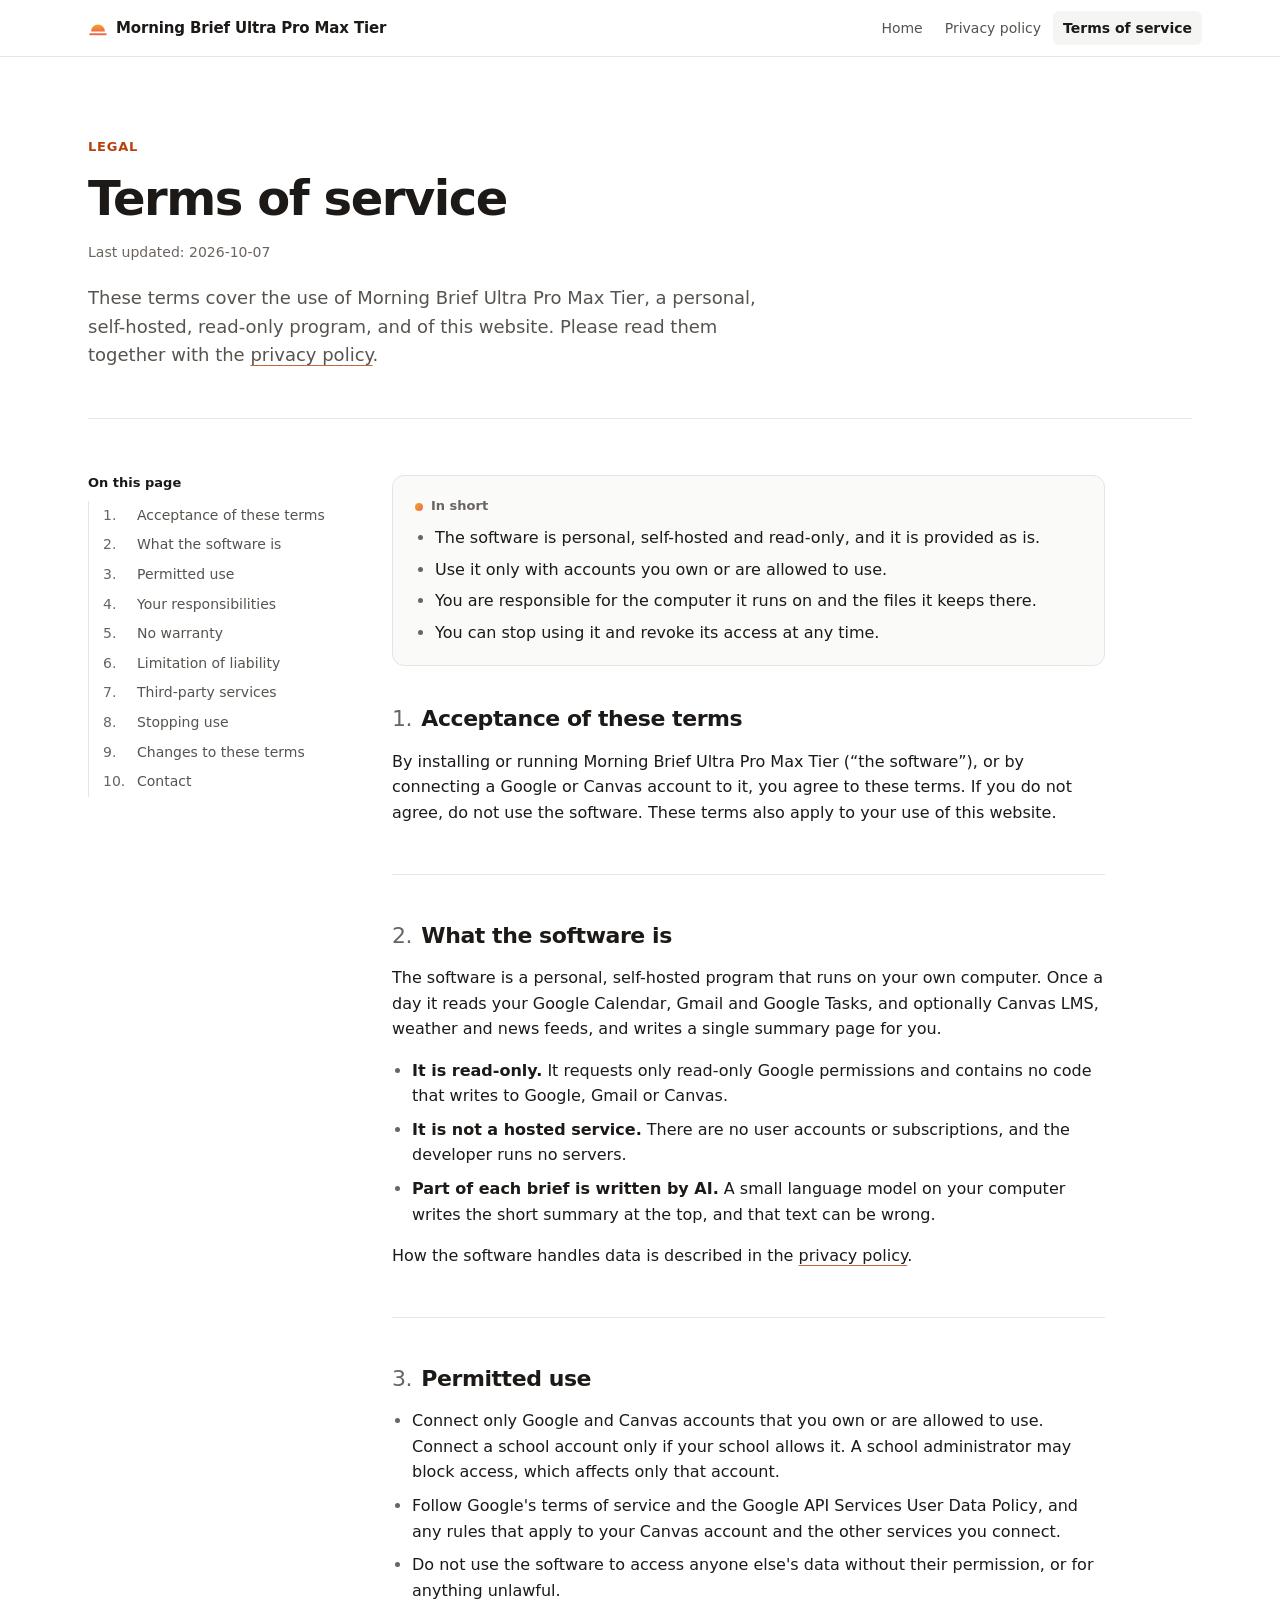
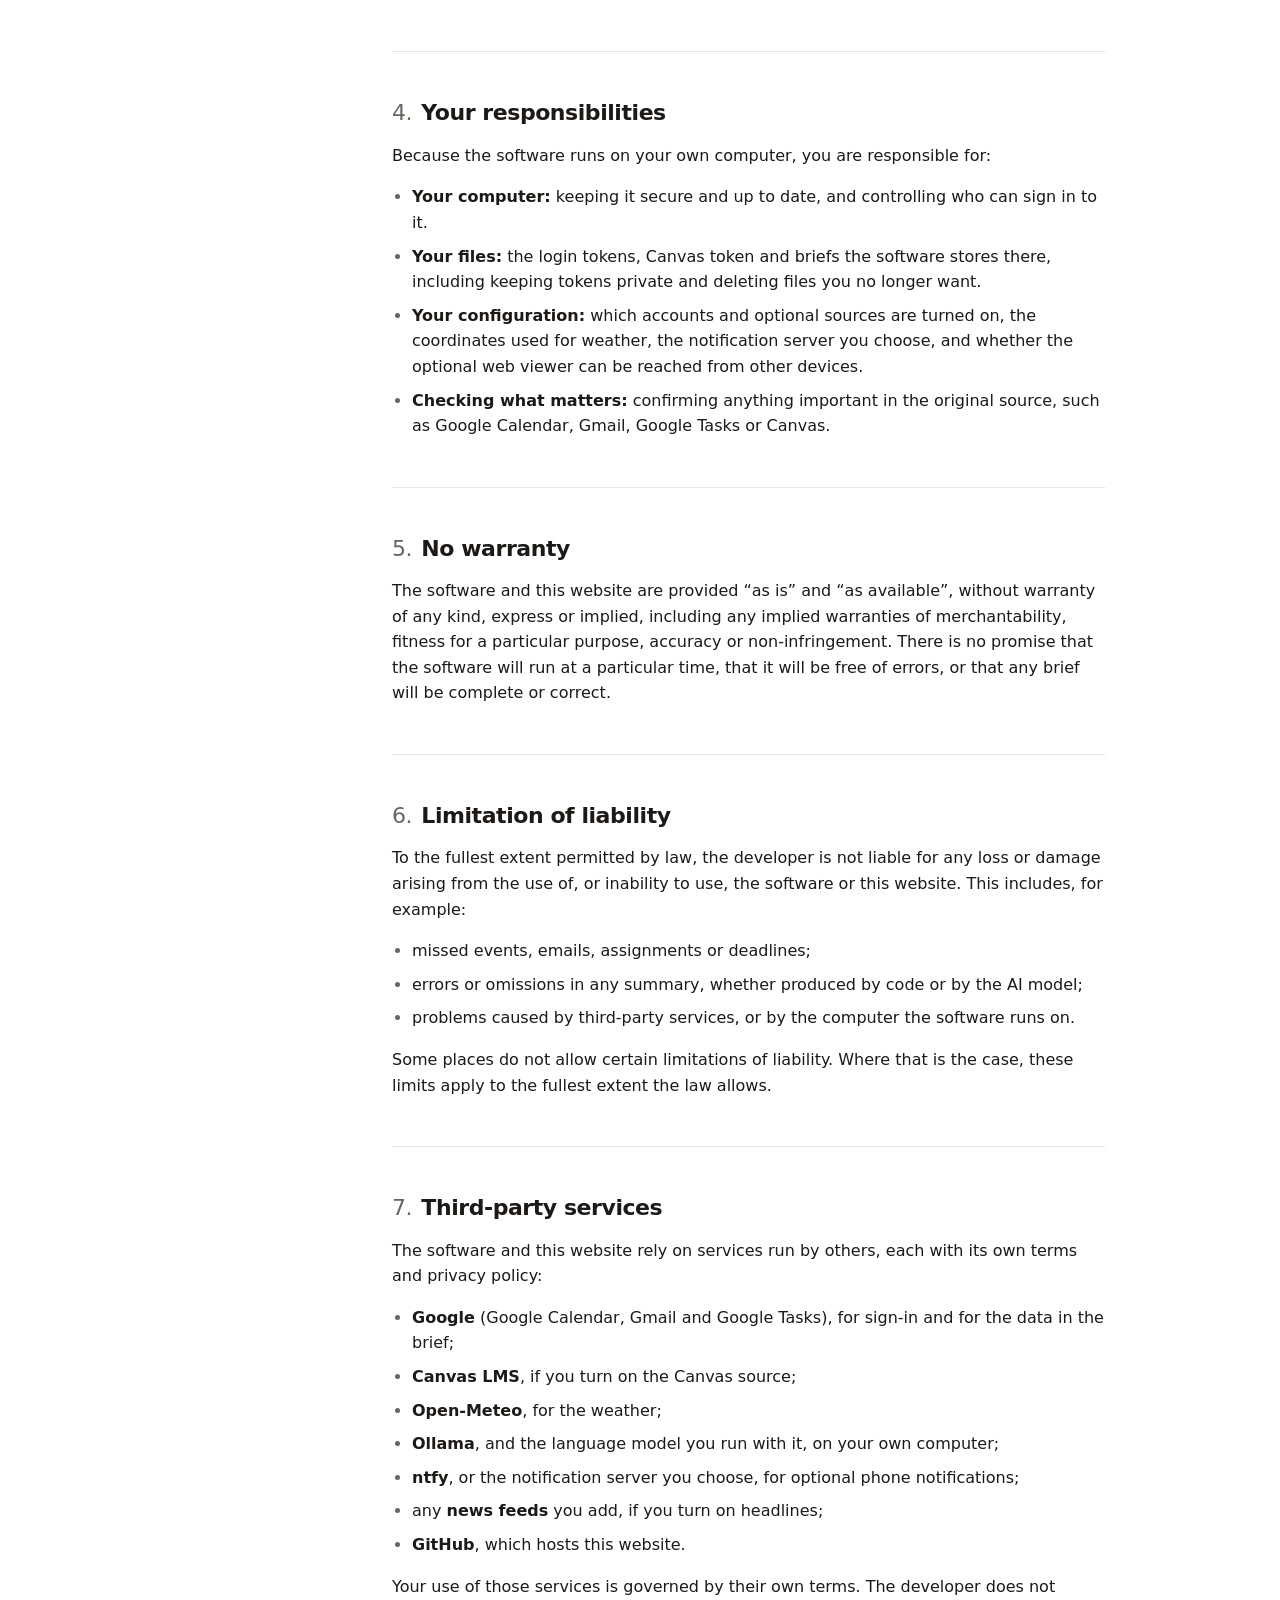
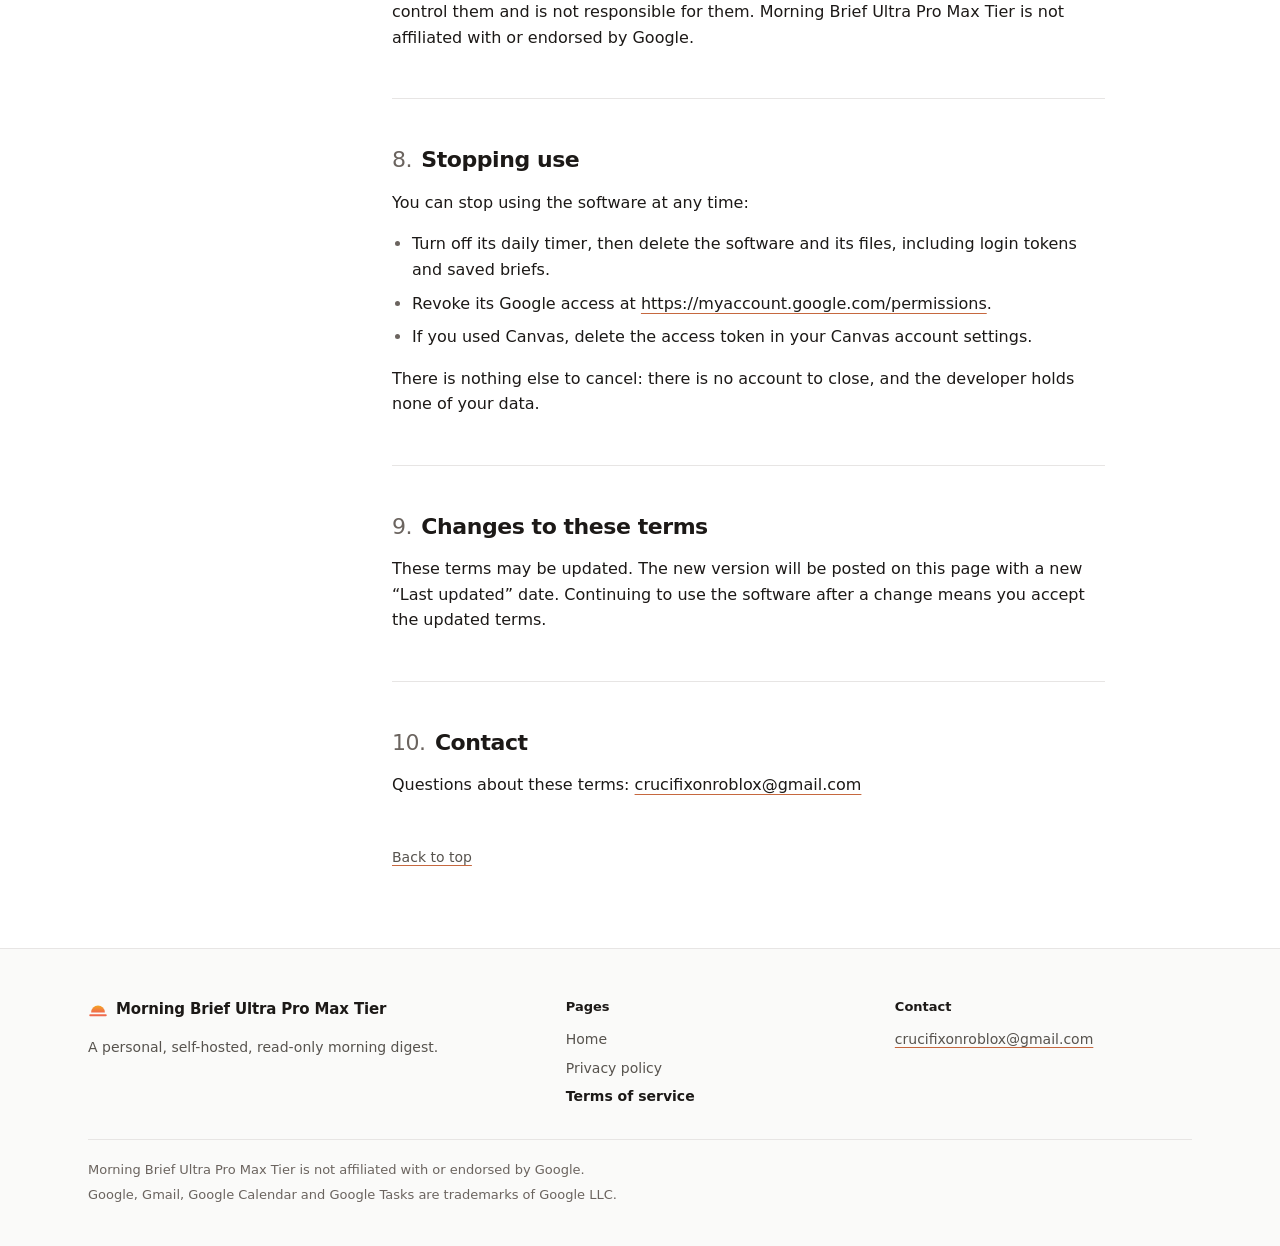
<file: terms.html>
<!doctype html>
<html lang="en">
<head>
<meta charset="utf-8">
<meta name="viewport" content="width=device-width, initial-scale=1">
<title>Terms of service · Morning Brief Ultra Pro Max Tier</title>
<meta name="description" content="The terms for using Morning Brief Ultra Pro Max Tier, a personal, self-hosted, read-only program that summarizes its owner's Google Calendar, Gmail and Google Tasks.">
<meta name="color-scheme" content="light dark">
<meta name="theme-color" content="#ffffff" media="(prefers-color-scheme: light)">
<meta name="theme-color" content="#0c0a09" media="(prefers-color-scheme: dark)">
<link rel="icon" href="assets/icon.svg" type="image/svg+xml">
<link rel="stylesheet" href="assets/site.css">
</head>
<body>
<a class="skip-link" href="#main">Skip to content</a>

<header class="site-header">
  <div class="container header-inner">
    <a class="brand" href="index.html"><img src="assets/icon.svg" alt="" width="20" height="20"><span>Morning Brief Ultra Pro Max Tier</span></a>
    <nav aria-label="Primary">
      <ul class="nav-list">
        <li><a href="index.html">Home</a></li>
        <li><a href="privacy.html">Privacy policy</a></li>
        <li><a href="terms.html" aria-current="page">Terms of service</a></li>
      </ul>
    </nav>
  </div>
</header>

<main id="main">
  <div class="container">
    <header class="doc-header">
      <p class="eyebrow">Legal</p>
      <h1>Terms of service</h1>
      <p class="doc-meta">Last updated: <time datetime="2026-10-07">2026-10-07</time></p>
      <p class="doc-lede">These terms cover the use of Morning Brief Ultra Pro Max Tier, a personal, self-hosted, read-only program, and of this website. Please read them together with the <a href="privacy.html">privacy policy</a>.</p>
    </header>

    <div class="doc-layout">
      <nav class="toc" aria-labelledby="toc-title">
        <h2 class="toc-title" id="toc-title">On this page</h2>
        <ol>
          <li><a href="#acceptance">Acceptance of these terms</a></li>
          <li><a href="#what-it-is">What the software is</a></li>
          <li><a href="#permitted-use">Permitted use</a></li>
          <li><a href="#responsibilities">Your responsibilities</a></li>
          <li><a href="#no-warranty">No warranty</a></li>
          <li><a href="#liability">Limitation of liability</a></li>
          <li><a href="#third-party">Third-party services</a></li>
          <li><a href="#stopping">Stopping use</a></li>
          <li><a href="#changes">Changes to these terms</a></li>
          <li><a href="#contact">Contact</a></li>
        </ol>
      </nav>

      <article class="prose">
        <section class="summary" aria-labelledby="summary-heading">
          <h2 id="summary-heading">In short</h2>
          <ul>
            <li>The software is personal, self-hosted and read-only, and it is provided as is.</li>
            <li>Use it only with accounts you own or are allowed to use.</li>
            <li>You are responsible for the computer it runs on and the files it keeps there.</li>
            <li>You can stop using it and revoke its access at any time.</li>
          </ul>
        </section>

        <section id="acceptance" aria-labelledby="acceptance-title">
          <h2 id="acceptance-title"><span class="num">1.</span> Acceptance of these terms</h2>
          <p>By installing or running Morning Brief Ultra Pro Max Tier (“the software”), or by connecting a Google or Canvas account to it, you agree to these terms. If you do not agree, do not use the software. These terms also apply to your use of this website.</p>
        </section>

        <section id="what-it-is" aria-labelledby="what-it-is-title">
          <h2 id="what-it-is-title"><span class="num">2.</span> What the software is</h2>
          <p>The software is a personal, self-hosted program that runs on your own computer. Once a day it reads your Google Calendar, Gmail and Google Tasks, and optionally Canvas LMS, weather and news feeds, and writes a single summary page for you.</p>
          <ul>
            <li><strong>It is read-only.</strong> It requests only read-only Google permissions and contains no code that writes to Google, Gmail or Canvas.</li>
            <li><strong>It is not a hosted service.</strong> There are no user accounts or subscriptions, and the developer runs no servers.</li>
            <li><strong>Part of each brief is written by AI.</strong> A small language model on your computer writes the short summary at the top, and that text can be wrong.</li>
          </ul>
          <p>How the software handles data is described in the <a href="privacy.html">privacy policy</a>.</p>
        </section>

        <section id="permitted-use" aria-labelledby="permitted-use-title">
          <h2 id="permitted-use-title"><span class="num">3.</span> Permitted use</h2>
          <ul>
            <li>Connect only Google and Canvas accounts that you own or are allowed to use. Connect a school account only if your school allows it. A school administrator may block access, which affects only that account.</li>
            <li>Follow Google's terms of service and the Google API Services User Data Policy, and any rules that apply to your Canvas account and the other services you connect.</li>
            <li>Do not use the software to access anyone else's data without their permission, or for anything unlawful.</li>
          </ul>
        </section>

        <section id="responsibilities" aria-labelledby="responsibilities-title">
          <h2 id="responsibilities-title"><span class="num">4.</span> Your responsibilities</h2>
          <p>Because the software runs on your own computer, you are responsible for:</p>
          <ul>
            <li><strong>Your computer:</strong> keeping it secure and up to date, and controlling who can sign in to it.</li>
            <li><strong>Your files:</strong> the login tokens, Canvas token and briefs the software stores there, including keeping tokens private and deleting files you no longer want.</li>
            <li><strong>Your configuration:</strong> which accounts and optional sources are turned on, the coordinates used for weather, the notification server you choose, and whether the optional web viewer can be reached from other devices.</li>
            <li><strong>Checking what matters:</strong> confirming anything important in the original source, such as Google Calendar, Gmail, Google Tasks or Canvas.</li>
          </ul>
        </section>

        <section id="no-warranty" aria-labelledby="no-warranty-title">
          <h2 id="no-warranty-title"><span class="num">5.</span> No warranty</h2>
          <p>The software and this website are provided “as is” and “as available”, without warranty of any kind, express or implied, including any implied warranties of merchantability, fitness for a particular purpose, accuracy or non-infringement. There is no promise that the software will run at a particular time, that it will be free of errors, or that any brief will be complete or correct.</p>
        </section>

        <section id="liability" aria-labelledby="liability-title">
          <h2 id="liability-title"><span class="num">6.</span> Limitation of liability</h2>
          <p>To the fullest extent permitted by law, the developer is not liable for any loss or damage arising from the use of, or inability to use, the software or this website. This includes, for example:</p>
          <ul>
            <li>missed events, emails, assignments or deadlines;</li>
            <li>errors or omissions in any summary, whether produced by code or by the AI model;</li>
            <li>problems caused by third-party services, or by the computer the software runs on.</li>
          </ul>
          <p>Some places do not allow certain limitations of liability. Where that is the case, these limits apply to the fullest extent the law allows.</p>
        </section>

        <section id="third-party" aria-labelledby="third-party-title">
          <h2 id="third-party-title"><span class="num">7.</span> Third-party services</h2>
          <p>The software and this website rely on services run by others, each with its own terms and privacy policy:</p>
          <ul>
            <li><strong>Google</strong> (Google Calendar, Gmail and Google Tasks), for sign-in and for the data in the brief;</li>
            <li><strong>Canvas LMS</strong>, if you turn on the Canvas source;</li>
            <li><strong>Open-Meteo</strong>, for the weather;</li>
            <li><strong>Ollama</strong>, and the language model you run with it, on your own computer;</li>
            <li><strong>ntfy</strong>, or the notification server you choose, for optional phone notifications;</li>
            <li>any <strong>news feeds</strong> you add, if you turn on headlines;</li>
            <li><strong>GitHub</strong>, which hosts this website.</li>
          </ul>
          <p>Your use of those services is governed by their own terms. The developer does not control them and is not responsible for them. Morning Brief Ultra Pro Max Tier is not affiliated with or endorsed by Google.</p>
        </section>

        <section id="stopping" aria-labelledby="stopping-title">
          <h2 id="stopping-title"><span class="num">8.</span> Stopping use</h2>
          <p>You can stop using the software at any time:</p>
          <ul>
            <li>Turn off its daily timer, then delete the software and its files, including login tokens and saved briefs.</li>
            <li>Revoke its Google access at <a href="https://myaccount.google.com/permissions">https://myaccount.google.com/permissions</a>.</li>
            <li>If you used Canvas, delete the access token in your Canvas account settings.</li>
          </ul>
          <p>There is nothing else to cancel: there is no account to close, and the developer holds none of your data.</p>
        </section>

        <section id="changes" aria-labelledby="changes-title">
          <h2 id="changes-title"><span class="num">9.</span> Changes to these terms</h2>
          <p>These terms may be updated. The new version will be posted on this page with a new “Last updated” date. Continuing to use the software after a change means you accept the updated terms.</p>
        </section>

        <section id="contact" aria-labelledby="contact-title">
          <h2 id="contact-title"><span class="num">10.</span> Contact</h2>
          <p>Questions about these terms: <a href="mailto:crucifixonroblox@gmail.com">crucifixonroblox@gmail.com</a></p>
        </section>

        <p class="back-top"><a href="#main">Back to top</a></p>
      </article>
    </div>
  </div>
</main>

<footer class="site-footer">
  <div class="container footer-grid">
    <div>
      <a class="brand" href="index.html"><img src="assets/icon.svg" alt="" width="20" height="20"><span>Morning Brief Ultra Pro Max Tier</span></a>
      <p class="footer-tagline">A personal, self-hosted, read-only morning digest.</p>
    </div>
    <nav class="footer-nav-col" aria-label="Footer">
      <p class="footer-heading">Pages</p>
      <ul class="footer-links">
        <li><a href="index.html">Home</a></li>
        <li><a href="privacy.html">Privacy policy</a></li>
        <li><a href="terms.html" aria-current="page">Terms of service</a></li>
      </ul>
    </nav>
    <div class="footer-contact">
      <p class="footer-heading">Contact</p>
      <p><a href="mailto:crucifixonroblox@gmail.com">crucifixonroblox@gmail.com</a></p>
    </div>
  </div>
  <div class="container footer-legal">
    <div class="footer-legal-inner">
      <p>Morning Brief Ultra Pro Max Tier is not affiliated with or endorsed by Google.</p>
      <p>Google, Gmail, Google Calendar and Google Tasks are trademarks of Google LLC.</p>
    </div>
  </div>
</footer>
</body>
</html>
</file>
<file: assets/site.css>
/*
  Morning Brief Ultra Pro Max Tier: shared styles for index, privacy and terms.
  No external resources: system fonts only, no images other than assets/icon.svg.
*/

/* ---------- Tokens ---------- */

:root {
  color-scheme: light dark;

  --bg: #ffffff;
  --surface: #fafaf9;
  --raised: #f5f5f4;
  --fg: #1c1917;
  --muted: #57534e;
  --subtle: #6b645f;
  --border: #e7e5e4;
  --border-strong: #d6d3d1;

  --accent: #b8430f;
  --sun-1: #f5a524;
  --sun-2: #ef6a4c;
  --glow-1: rgba(245, 165, 36, 0.16);
  --glow-2: rgba(239, 106, 76, 0.10);
  --link-line: rgba(184, 67, 15, 0.8);
  --focus: #b8430f;
  --bad: #b42318;

  --header-bg: rgba(255, 255, 255, 0.85);
  --btn-bg: #1c1917;
  --btn-fg: #fafaf9;
  --btn-bg-hover: #292524;
  --shadow: 0 1px 2px rgba(28, 25, 23, 0.04), 0 12px 32px -16px rgba(28, 25, 23, 0.18);

  --font: ui-sans-serif, system-ui, -apple-system, "Segoe UI", Roboto, "Helvetica Neue", Arial, "Noto Sans", sans-serif;
  --mono: ui-monospace, SFMono-Regular, "SF Mono", Menlo, Consolas, "Liberation Mono", monospace;

  --max: 72rem;
  --gutter: 1rem;
  --header-h: 3.5rem;
  --radius: 12px;
  --radius-sm: 8px;
}

@media (min-width: 40rem) {
  :root { --gutter: 1.5rem; }
}

@media (prefers-color-scheme: dark) {
  :root {
    --bg: #0c0a09;
    --surface: #141211;
    --raised: #1c1917;
    --fg: #f5f5f4;
    --muted: #a8a29e;
    --subtle: #958e88;
    --border: #292524;
    --border-strong: #3a3532;

    --accent: #ffb37d;
    --glow-1: rgba(245, 165, 36, 0.11);
    --glow-2: rgba(239, 106, 76, 0.09);
    --link-line: rgba(255, 179, 125, 0.6);
    --focus: #ffb37d;
    --bad: #ff8f86;

    --header-bg: rgba(12, 10, 9, 0.8);
    --btn-bg: #f5f5f4;
    --btn-fg: #0c0a09;
    --btn-bg-hover: #e7e5e4;
    --shadow: 0 1px 2px rgba(0, 0, 0, 0.3), 0 12px 32px -16px rgba(0, 0, 0, 0.6);
  }
}

/* ---------- Base ---------- */

*,
*::before,
*::after { box-sizing: border-box; }

html {
  -webkit-text-size-adjust: 100%;
  text-size-adjust: 100%;
  scroll-padding-top: 1.5rem;
}

@media (min-width: 48rem) {
  html { scroll-padding-top: calc(var(--header-h) + 1.5rem); }
}

@media (prefers-reduced-motion: no-preference) {
  html { scroll-behavior: smooth; }
}

body {
  margin: 0;
  background: var(--bg);
  color: var(--fg);
  font-family: var(--font);
  font-size: 1rem;
  line-height: 1.6;
  -webkit-font-smoothing: antialiased;
  -moz-osx-font-smoothing: grayscale;
  overflow-wrap: break-word;
}

h1, h2, h3 {
  margin: 0;
  line-height: 1.2;
  letter-spacing: -0.02em;
  font-weight: 650;
  text-wrap: balance;
}

p, ul, ol, dl, dd, figure { margin: 0; }

img, svg { display: block; max-width: 100%; }

a {
  color: inherit;
  text-decoration-line: underline;
  text-decoration-color: var(--link-line);
  text-decoration-thickness: 1px;
  text-underline-offset: 0.22em;
  transition: text-decoration-color 0.15s ease, background-color 0.15s ease, color 0.15s ease;
}

a:hover { text-decoration-color: currentColor; }

:focus-visible {
  outline: 2px solid var(--focus);
  outline-offset: 3px;
  border-radius: 4px;
}

code {
  font-family: var(--mono);
  font-size: 0.875em;
  background: var(--raised);
  border: 1px solid var(--border);
  border-radius: 6px;
  padding: 0.05em 0.35em;
}

strong { font-weight: 600; }

.visually-hidden {
  position: absolute !important;
  width: 1px;
  height: 1px;
  padding: 0;
  margin: -1px;
  overflow: hidden;
  clip: rect(0 0 0 0);
  white-space: nowrap;
  border: 0;
}

.skip-link {
  position: absolute;
  left: var(--gutter);
  top: -4rem;
  z-index: 100;
  padding: 0.5rem 0.875rem;
  border-radius: var(--radius-sm);
  background: var(--btn-bg);
  color: var(--btn-fg);
  font-weight: 600;
  text-decoration: none;
}

.skip-link:focus { top: 0.75rem; }

.container {
  width: 100%;
  max-width: var(--max);
  margin: 0 auto;
  padding: 0 var(--gutter);
}

/* ---------- Header ---------- */

.site-header {
  position: relative;
  z-index: 50;
  background: var(--header-bg);
  border-bottom: 1px solid var(--border);
}

@supports ((-webkit-backdrop-filter: blur(1px)) or (backdrop-filter: blur(1px))) {
  .site-header {
    -webkit-backdrop-filter: saturate(180%) blur(12px);
    backdrop-filter: saturate(180%) blur(12px);
  }
}

@media (min-width: 48rem) {
  .site-header { position: sticky; top: 0; }
}

.header-inner {
  display: flex;
  flex-wrap: wrap;
  align-items: center;
  justify-content: space-between;
  gap: 0.25rem 1.5rem;
  min-height: var(--header-h);
  padding-top: 0.625rem;
  padding-bottom: 0.625rem;
}

@media (min-width: 48rem) {
  .header-inner { padding-top: 0; padding-bottom: 0; }
}

.brand {
  display: inline-flex;
  align-items: center;
  gap: 0.5rem;
  color: var(--fg);
  font-weight: 600;
  font-size: 0.9375rem;
  letter-spacing: -0.01em;
  text-decoration: none;
}

.brand img { width: 1.25rem; height: 1.25rem; flex: none; }

.nav-list {
  display: flex;
  flex-wrap: wrap;
  gap: 0.125rem;
  margin: 0 0 0 -0.625rem;
  padding: 0;
  list-style: none;
}

@media (min-width: 48rem) {
  .nav-list { margin: 0 -0.625rem 0 0; }
}

.nav-list a {
  display: inline-block;
  padding: 0.375rem 0.625rem;
  border-radius: 6px;
  color: var(--muted);
  font-size: 0.875rem;
  text-decoration: none;
}

.nav-list a:hover { color: var(--fg); background: var(--raised); }

.nav-list a[aria-current="page"] {
  color: var(--fg);
  background: var(--raised);
  font-weight: 550;
}

/* ---------- Shared section pieces ---------- */

.section { padding: 4.5rem 0; }

@media (min-width: 48rem) {
  .section { padding: 6rem 0; }
}

.section + .section { border-top: 1px solid var(--border); }

.section-head { max-width: 40rem; margin-bottom: 2.5rem; }

.eyebrow {
  margin-bottom: 0.75rem;
  color: var(--accent);
  font-size: 0.8125rem;
  font-weight: 600;
  letter-spacing: 0.06em;
  text-transform: uppercase;
}

.section-head h2,
.split-head h2 {
  font-size: clamp(1.625rem, 1.3rem + 1.2vw, 2.125rem);
  letter-spacing: -0.025em;
}

.section-head p:not(.eyebrow),
.split-head p:not(.eyebrow) {
  margin-top: 0.875rem;
  color: var(--muted);
  font-size: 1.0625rem;
}

.note {
  margin-top: 1.25rem;
  color: var(--muted);
  font-size: 0.9375rem;
}

/* ---------- Buttons ---------- */

.actions {
  display: flex;
  flex-wrap: wrap;
  gap: 0.75rem;
  margin-top: 2rem;
}

.btn {
  display: inline-flex;
  align-items: center;
  justify-content: center;
  min-height: 2.75rem;
  padding: 0 1.125rem;
  border: 1px solid transparent;
  border-radius: var(--radius-sm);
  font-size: 0.9375rem;
  font-weight: 550;
  text-decoration: none;
}

.btn-primary { background: var(--btn-bg); color: var(--btn-fg); }
.btn-primary:hover { background: var(--btn-bg-hover); }

.btn-secondary {
  background: var(--bg);
  border-color: var(--border-strong);
  color: var(--fg);
}

.btn-secondary:hover { background: var(--raised); }

/* ---------- Hero ---------- */

.hero {
  position: relative;
  overflow: hidden;
  isolation: isolate;
  padding: 4rem 0 4.5rem;
}

@media (min-width: 48rem) {
  .hero { padding: 6rem 0 4.5rem; }
}

.hero::before {
  content: "";
  position: absolute;
  z-index: -1;
  top: -12rem;
  left: 50%;
  width: 90rem;
  height: 40rem;
  transform: translateX(-50%);
  background:
    radial-gradient(40% 50% at 35% 45%, var(--glow-1), transparent 70%),
    radial-gradient(35% 45% at 65% 40%, var(--glow-2), transparent 70%);
  pointer-events: none;
}

.hero-grid {
  display: grid;
  gap: 3.5rem;
  align-items: center;
}

@media (min-width: 64rem) {
  .hero-grid { grid-template-columns: minmax(0, 1.1fr) minmax(0, 0.9fr); gap: 4rem; }
}

.pill {
  display: inline-flex;
  align-items: center;
  gap: 0.5rem;
  padding: 0.25rem 0.75rem 0.25rem 0.625rem;
  border: 1px solid var(--border);
  border-radius: 999px;
  background: var(--bg);
  color: var(--muted);
  font-size: 0.8125rem;
}

.pill-dot {
  width: 0.5rem;
  height: 0.5rem;
  border-radius: 50%;
  background: linear-gradient(135deg, var(--sun-1), var(--sun-2));
  flex: none;
}

.hero h1 {
  margin-top: 1.25rem;
  font-size: clamp(2.375rem, 1.5rem + 3.4vw, 3.75rem);
  line-height: 1.04;
  letter-spacing: -0.035em;
  font-weight: 700;
}

.lede {
  max-width: 36rem;
  margin-top: 1.25rem;
  color: var(--muted);
  font-size: clamp(1.0625rem, 1rem + 0.35vw, 1.25rem);
  line-height: 1.55;
}

/* Key facts strip */

.facts {
  display: grid;
  grid-template-columns: repeat(2, minmax(0, 1fr));
  gap: 1px;
  margin-top: 4rem;
  overflow: hidden;
  border: 1px solid var(--border);
  border-radius: var(--radius);
  background: var(--border);
}

@media (min-width: 48rem) {
  .facts { grid-template-columns: repeat(4, minmax(0, 1fr)); }
}

.facts > div {
  display: flex;
  flex-direction: column-reverse;
  justify-content: flex-end;
  gap: 0.25rem;
  padding: 1.25rem;
  background: var(--bg);
}

.facts dt { color: var(--muted); font-size: 0.875rem; }

.facts dd {
  font-size: clamp(1.25rem, 1.1rem + 0.6vw, 1.625rem);
  font-weight: 650;
  letter-spacing: -0.02em;
}

/* Brief preview (illustration) */

.preview { min-width: 0; }

.preview-window {
  overflow: hidden;
  border: 1px solid var(--border);
  border-radius: var(--radius);
  background: var(--surface);
  box-shadow: var(--shadow);
}

.preview-bar {
  display: flex;
  align-items: center;
  gap: 0.375rem;
  padding: 0.625rem 0.875rem;
  border-bottom: 1px solid var(--border);
  background: var(--bg);
}

.preview-bar > span:not(.preview-file) {
  width: 0.5625rem;
  height: 0.5625rem;
  border-radius: 50%;
  background: var(--border-strong);
}

.preview-file {
  margin-left: 0.5rem;
  color: var(--subtle);
  font-family: var(--mono);
  font-size: 0.75rem;
}

.preview-body { padding: 1.25rem; }

.preview-date { font-size: 1.25rem; font-weight: 650; letter-spacing: -0.02em; }

.preview-sub { margin-top: 0.125rem; color: var(--muted); font-size: 0.8125rem; }

.preview-card {
  margin-top: 0.875rem;
  padding: 0.875rem 1rem;
  border: 1px solid var(--border);
  border-radius: 10px;
  background: var(--bg);
  font-size: 0.875rem;
}

.preview-glance { line-height: 1.55; }

.preview-prio { margin-top: 0.625rem; padding-left: 1.125rem; }
.preview-prio li + li { margin-top: 0.25rem; }
.preview-prio span { color: var(--muted); }

.preview-chips {
  display: flex;
  flex-wrap: wrap;
  gap: 0.375rem;
  margin-top: 0.75rem;
  padding: 0;
  list-style: none;
}

.preview-chips li {
  padding: 0 0.625rem;
  border: 1px solid var(--border-strong);
  border-radius: 999px;
  color: var(--muted);
  font-size: 0.8125rem;
}

.preview-chips li.is-bad { border-color: currentColor; color: var(--bad); }

.preview-label {
  margin-bottom: 0.375rem;
  color: var(--muted);
  font-size: 0.6875rem;
  font-weight: 600;
  letter-spacing: 0.08em;
  text-transform: uppercase;
}

.preview-rows { padding: 0; list-style: none; }

.preview-rows li {
  display: grid;
  grid-template-columns: 7.5rem minmax(0, 1fr);
  gap: 0.75rem;
  padding: 0.375rem 0;
  border-top: 1px solid var(--border);
}

.preview-rows li:first-child { border-top: 0; }

.preview-rows .t { color: var(--muted); font-variant-numeric: tabular-nums; }

.preview figcaption {
  margin-top: 0.75rem;
  color: var(--subtle);
  font-size: 0.8125rem;
  text-align: center;
}

/* ---------- Hairline card grid ---------- */

.cards {
  display: grid;
  gap: 1px;
  margin: 0;
  padding: 0;
  overflow: hidden;
  list-style: none;
  border: 1px solid var(--border);
  border-radius: var(--radius);
  background: var(--border);
}

@media (min-width: 40rem) {
  .cards-2,
  .cards-3 { grid-template-columns: repeat(2, minmax(0, 1fr)); }
}

@media (min-width: 64rem) {
  .cards-3 { grid-template-columns: repeat(3, minmax(0, 1fr)); }
}

.card {
  padding: 1.5rem;
  background: var(--bg);
}

@media (min-width: 48rem) {
  .card { padding: 1.75rem; }
}

.card h3 { font-size: 1.0625rem; letter-spacing: -0.01em; }

.card p:not(.card-tag) { margin-top: 0.5rem; color: var(--muted); font-size: 0.9375rem; }

.card-tag {
  display: flex;
  flex-wrap: wrap;
  gap: 0.375rem;
  margin-bottom: 1rem;
  color: var(--subtle);
  font-size: 0.8125rem;
}

.tag {
  display: inline-block;
  padding: 0.0625rem 0.5rem;
  border: 1px solid var(--border);
  border-radius: 999px;
  background: var(--surface);
  color: var(--muted);
  font-size: 0.75rem;
  font-weight: 500;
  line-height: 1.6;
}

.tag-mono { font-family: var(--mono); }

/* ---------- How it works ---------- */

.split { display: grid; gap: 2.5rem; }

@media (min-width: 64rem) {
  .split { grid-template-columns: minmax(0, 0.8fr) minmax(0, 1.2fr); gap: 5rem; }
  .split-head { position: sticky; top: calc(var(--header-h) + 3rem); align-self: start; }
}

.split-head { max-width: 34rem; }

.steps {
  margin: 0;
  padding: 0;
  list-style: none;
  counter-reset: step;
}

.step {
  position: relative;
  padding: 0 0 2.25rem 3.5rem;
  counter-increment: step;
}

.step:last-child { padding-bottom: 0; }

.step::before {
  content: counter(step);
  position: absolute;
  top: -0.125rem;
  left: 0;
  display: grid;
  place-items: center;
  width: 2.25rem;
  height: 2.25rem;
  border: 1px solid var(--border-strong);
  border-radius: 50%;
  background: var(--bg);
  color: var(--accent);
  font-size: 0.875rem;
  font-weight: 650;
  font-variant-numeric: tabular-nums;
}

.step:not(:last-child)::after {
  content: "";
  position: absolute;
  top: 2.375rem;
  bottom: 0.25rem;
  left: calc(1.125rem - 0.5px);
  width: 1px;
  background: var(--border);
}

.step-meta {
  color: var(--subtle);
  font-family: var(--mono);
  font-size: 0.8125rem;
}

.step h3 { margin-top: 0.125rem; font-size: 1.0625rem; letter-spacing: -0.01em; }

.step p:not(.step-meta) { margin-top: 0.375rem; color: var(--muted); }

/* ---------- Read-only ---------- */

.limits { display: grid; gap: 1rem; }

@media (min-width: 48rem) {
  .limits { grid-template-columns: repeat(2, minmax(0, 1fr)); gap: 1.5rem; }
}

.limit {
  padding: 1.5rem;
  border: 1px solid var(--border);
  border-radius: var(--radius);
  background: var(--surface);
}

@media (min-width: 48rem) {
  .limit { padding: 2rem; }
}

.limit h3 { font-size: 1.0625rem; letter-spacing: -0.01em; }

.limit > p { margin-top: 0.5rem; color: var(--muted); font-size: 0.9375rem; }

.limit ul {
  margin-top: 1.25rem;
  padding: 0;
  list-style: none;
}

.limit li {
  position: relative;
  padding: 0.625rem 0 0.625rem 1.75rem;
  border-top: 1px solid var(--border);
  font-size: 0.9375rem;
}

.limit li::before {
  content: "";
  position: absolute;
  top: 1.125rem;
  left: 0.125rem;
  width: 0.75rem;
  height: 1.5px;
  border-radius: 1px;
  background: var(--subtle);
}

/* ---------- Tables ---------- */

.table-wrap {
  overflow: hidden;
  border: 1px solid var(--border);
  border-radius: var(--radius);
}

.perm-table {
  width: 100%;
  border-collapse: collapse;
  font-size: 0.9375rem;
  text-align: left;
}

.perm-table th,
.perm-table td {
  padding: 1.125rem 1.25rem;
  vertical-align: top;
  border-top: 1px solid var(--border);
}

.perm-table thead th {
  border-top: 0;
  background: var(--surface);
  color: var(--muted);
  font-size: 0.8125rem;
  font-weight: 600;
}

.perm-table tbody th { width: 30%; font-weight: 600; }

.perm-table td { color: var(--muted); }

.scope-url {
  display: block;
  margin-top: 0.375rem;
  color: var(--subtle);
  font-family: var(--mono);
  font-size: 0.75rem;
  font-weight: 400;
  overflow-wrap: break-word;
}

/* Stack the table into labelled rows on narrow screens. Explicit ARIA roles keep the table semantics. */
@media (max-width: 47.99rem) {
  .perm-table thead {
    position: absolute;
    width: 1px;
    height: 1px;
    overflow: hidden;
    clip: rect(0 0 0 0);
    white-space: nowrap;
  }

  .perm-table,
  .perm-table tbody,
  .perm-table tr,
  .perm-table th,
  .perm-table td { display: block; width: auto; }

  .perm-table tbody tr + tr { border-top: 1px solid var(--border); }

  .perm-table tbody th,
  .perm-table td { border-top: 0; padding: 0 1.25rem; }

  .perm-table tbody th { width: auto; padding-top: 1.25rem; }

  .perm-table td { padding-top: 0.875rem; }

  .perm-table td:last-child { padding-bottom: 1.25rem; }

  .perm-table td::before {
    content: attr(data-label);
    display: block;
    margin-bottom: 0.125rem;
    color: var(--fg);
    font-size: 0.8125rem;
    font-weight: 600;
  }
}

/* ---------- Data handling ---------- */

.more-link {
  display: inline-flex;
  align-items: center;
  gap: 0.375rem;
  margin-top: 1.75rem;
  font-weight: 550;
}

/* ---------- Who / contact ---------- */

.duo { display: grid; gap: 1rem; }

@media (min-width: 48rem) {
  .duo { grid-template-columns: minmax(0, 1.4fr) minmax(0, 1fr); gap: 1.5rem; }
}

.panel {
  padding: 1.75rem;
  border: 1px solid var(--border);
  border-radius: var(--radius);
  background: var(--bg);
}

@media (min-width: 48rem) {
  .panel { padding: 2.25rem; }
}

.panel h2 { font-size: 1.5rem; letter-spacing: -0.02em; }

.panel p:not(.eyebrow) { margin-top: 0.875rem; color: var(--muted); }

.panel .email {
  display: inline-block;
  margin-top: 1rem;
  color: var(--fg);
  font-size: 1.0625rem;
  font-weight: 550;
  overflow-wrap: anywhere;
}

/* ---------- Legal pages ---------- */

.doc-header {
  padding: 3.5rem 0 2.5rem;
  border-bottom: 1px solid var(--border);
}

@media (min-width: 48rem) {
  .doc-header { padding: 5rem 0 3rem; }
}

.doc-header h1 {
  font-size: clamp(2.125rem, 1.6rem + 2vw, 3rem);
  letter-spacing: -0.03em;
  font-weight: 700;
}

.doc-meta {
  margin-top: 0.875rem;
  color: var(--subtle);
  font-size: 0.875rem;
}

.doc-lede {
  max-width: 44rem;
  margin-top: 1.25rem;
  color: var(--muted);
  font-size: 1.125rem;
}

.doc-layout {
  display: grid;
  gap: 2.5rem;
  padding: 2.5rem 0 5rem;
}

@media (min-width: 64rem) {
  .doc-layout {
    grid-template-columns: 15rem minmax(0, 1fr);
    gap: 4rem;
    padding-top: 3.5rem;
  }
}

.toc {
  align-self: start;
  padding: 1.25rem 1.25rem 1rem;
  border: 1px solid var(--border);
  border-radius: var(--radius);
  background: var(--surface);
  font-size: 0.875rem;
}

@media (min-width: 64rem) {
  .toc {
    position: sticky;
    top: calc(var(--header-h) + 2rem);
    padding: 0;
    border: 0;
    background: transparent;
  }
}

.toc-title {
  margin-bottom: 0.625rem;
  color: var(--fg);
  font-size: 0.8125rem;
  font-weight: 600;
  letter-spacing: 0;
}

.toc ol {
  margin: 0;
  padding: 0;
  list-style: none;
  counter-reset: toc;
}

.toc li { counter-increment: toc; }

.toc a {
  display: flex;
  gap: 0.625rem;
  padding: 0.3125rem 0;
  color: var(--muted);
  line-height: 1.4;
  text-decoration: none;
}

.toc a::before {
  content: counter(toc) ".";
  flex: none;
  min-width: 1.5rem;
  color: var(--subtle);
  font-variant-numeric: tabular-nums;
}

.toc a:hover { color: var(--fg); }

@media (min-width: 64rem) {
  .toc ol { border-left: 1px solid var(--border); }
  .toc a { margin-left: -1px; padding-left: 0.875rem; border-left: 1px solid transparent; }
  .toc a:hover { border-left-color: var(--fg); }
}

.prose {
  min-width: 0;
  max-width: 70ch;
}

.prose > section + section {
  margin-top: 3rem;
  padding-top: 3rem;
  border-top: 1px solid var(--border);
}

.prose h2 { font-size: 1.375rem; letter-spacing: -0.02em; }

.prose h3 { margin-top: 1.75rem; font-size: 1.0625rem; letter-spacing: -0.01em; }

.prose p,
.prose ul,
.prose ol,
.prose dl,
.prose .callout,
.prose .data-list { margin-top: 1rem; }

.prose ul,
.prose ol { padding-left: 1.25rem; }

.prose li + li { margin-top: 0.5rem; }

.prose li::marker { color: var(--subtle); }

.prose a { overflow-wrap: anywhere; }

.num {
  margin-right: 0.125rem;
  color: var(--subtle);
  font-variant-numeric: tabular-nums;
  font-weight: 500;
}

/* Data the app reads: one card per Google service */

.data-list {
  overflow: hidden;
  border: 1px solid var(--border);
  border-radius: var(--radius);
}

.data-item { padding: 1.25rem; }

.data-item + .data-item { border-top: 1px solid var(--border); }

.data-item h3 { margin: 0; font-size: 1rem; }

.data-item h3 .tag { margin-left: 0.375rem; vertical-align: 0.1em; }

.data-item dl { margin: 0; }

.data-item dt {
  margin-top: 0.875rem;
  color: var(--subtle);
  font-size: 0.8125rem;
  font-weight: 600;
}

.data-item dd { margin-top: 0.125rem; color: var(--muted); }

.callout {
  padding: 1.25rem 1.375rem;
  border: 1px solid var(--border);
  border-left: 3px solid var(--accent);
  border-radius: 0 var(--radius) var(--radius) 0;
  background: var(--surface);
}

.callout-label,
.prose .summary h2 {
  display: flex;
  align-items: center;
  gap: 0.5rem;
  color: var(--subtle);
  font-size: 0.8125rem;
  font-weight: 600;
}

.callout-label::before,
.prose .summary h2::before {
  content: "";
  flex: none;
  width: 0.5rem;
  height: 0.5rem;
  border-radius: 50%;
  background: linear-gradient(135deg, var(--sun-1), var(--sun-2));
}

.callout .callout-text { margin-top: 0.375rem; color: var(--fg); font-size: 1.0625rem; }

/* "In short" box at the top of each legal page */

.summary {
  padding: 1.25rem 1.375rem;
  border: 1px solid var(--border);
  border-radius: var(--radius);
  background: var(--surface);
}

.prose .summary h2 { line-height: 1.6; letter-spacing: 0; }

.prose .summary ul { margin-top: 0.5rem; }

.prose .summary li + li { margin-top: 0.375rem; }

.prose > .summary + section {
  margin-top: 2.5rem;
  padding-top: 0;
  border-top: 0;
}

/* Bordered definition rows (storage) */

.def-list {
  overflow: hidden;
  border: 1px solid var(--border);
  border-radius: var(--radius);
}

.def-list > div { padding: 1rem 1.25rem; }

.def-list > div + div { border-top: 1px solid var(--border); }

.def-list dt { color: var(--fg); font-weight: 600; }

.def-list dd { margin-top: 0.25rem; color: var(--muted); }

@media (min-width: 40rem) {
  .def-list > div {
    display: grid;
    grid-template-columns: 10.5rem minmax(0, 1fr);
    gap: 1.5rem;
  }

  .def-list dd { margin-top: 0; }
}

/* Back to top */

.prose .back-top { margin-top: 3rem; font-size: 0.875rem; }

.back-top a { color: var(--muted); }

.back-top a:hover { color: var(--fg); }

/* ---------- Footer ---------- */

.site-footer {
  border-top: 1px solid var(--border);
  background: var(--surface);
  font-size: 0.875rem;
}

.footer-grid {
  display: grid;
  gap: 2rem;
  padding-top: 3rem;
  padding-bottom: 2rem;
}

@media (min-width: 48rem) {
  .footer-grid { grid-template-columns: minmax(0, 1.5fr) minmax(0, 1fr) minmax(0, 1fr); }
}

.footer-tagline { max-width: 22rem; margin-top: 0.625rem; color: var(--muted); }

.footer-heading {
  margin-bottom: 0.625rem;
  color: var(--fg);
  font-size: 0.8125rem;
  font-weight: 600;
}

.footer-links { margin: 0; padding: 0; list-style: none; }

.footer-links li + li { margin-top: 0.375rem; }

.footer-links a {
  color: var(--muted);
  text-decoration: none;
}

.footer-links a:hover { color: var(--fg); text-decoration: underline; text-decoration-color: var(--link-line); }

.footer-links a[aria-current="page"] { color: var(--fg); font-weight: 550; }

.footer-contact a { color: var(--muted); overflow-wrap: anywhere; }

.footer-contact a:hover { color: var(--fg); }

.footer-legal {
  padding-bottom: 2.5rem;
  color: var(--subtle);
  font-size: 0.8125rem;
}

.footer-legal-inner { padding-top: 1.25rem; border-top: 1px solid var(--border); }

.footer-legal-inner p + p { margin-top: 0.25rem; }

/* ---------- Motion ---------- */

@media (prefers-reduced-motion: reduce) {
  *,
  *::before,
  *::after {
    animation-duration: 0.01ms !important;
    animation-iteration-count: 1 !important;
    transition-duration: 0.01ms !important;
    scroll-behavior: auto !important;
  }
}

/* ---------- Print ---------- */

@media print {
  :root {
    color-scheme: light;
    --bg: #ffffff;
    --surface: #ffffff;
    --raised: #f5f5f4;
    --fg: #000000;
    --muted: #333333;
    --subtle: #444444;
    --border: #cccccc;
    --border-strong: #999999;
    --accent: #000000;
    --link-line: #000000;
  }

  body { font-size: 11pt; line-height: 1.5; }

  .skip-link,
  .site-header nav,
  .actions,
  .preview,
  .toc,
  .back-top,
  .footer-nav-col,
  .hero::before { display: none !important; }

  .site-header { position: static; background: none; border-bottom: 1px solid #ccc; }

  .hero,
  .section,
  .doc-header { padding: 1.5rem 0; }

  .facts { margin-top: 1.5rem; }

  .doc-layout { display: block; padding: 1rem 0; }

  .prose { max-width: none; }

  .prose a[href^="http"]::after,
  .more-link::after {
    content: " (" attr(href) ")";
    font-size: 0.85em;
    color: #333;
    overflow-wrap: anywhere;
  }

  .card,
  .limit,
  .panel,
  .data-item,
  .callout,
  .perm-table tr { break-inside: avoid; }

  h2, h3 { break-after: avoid; }

  .split-head { position: static; }

  .preview-window,
  .callout { box-shadow: none; }
}
</file>
